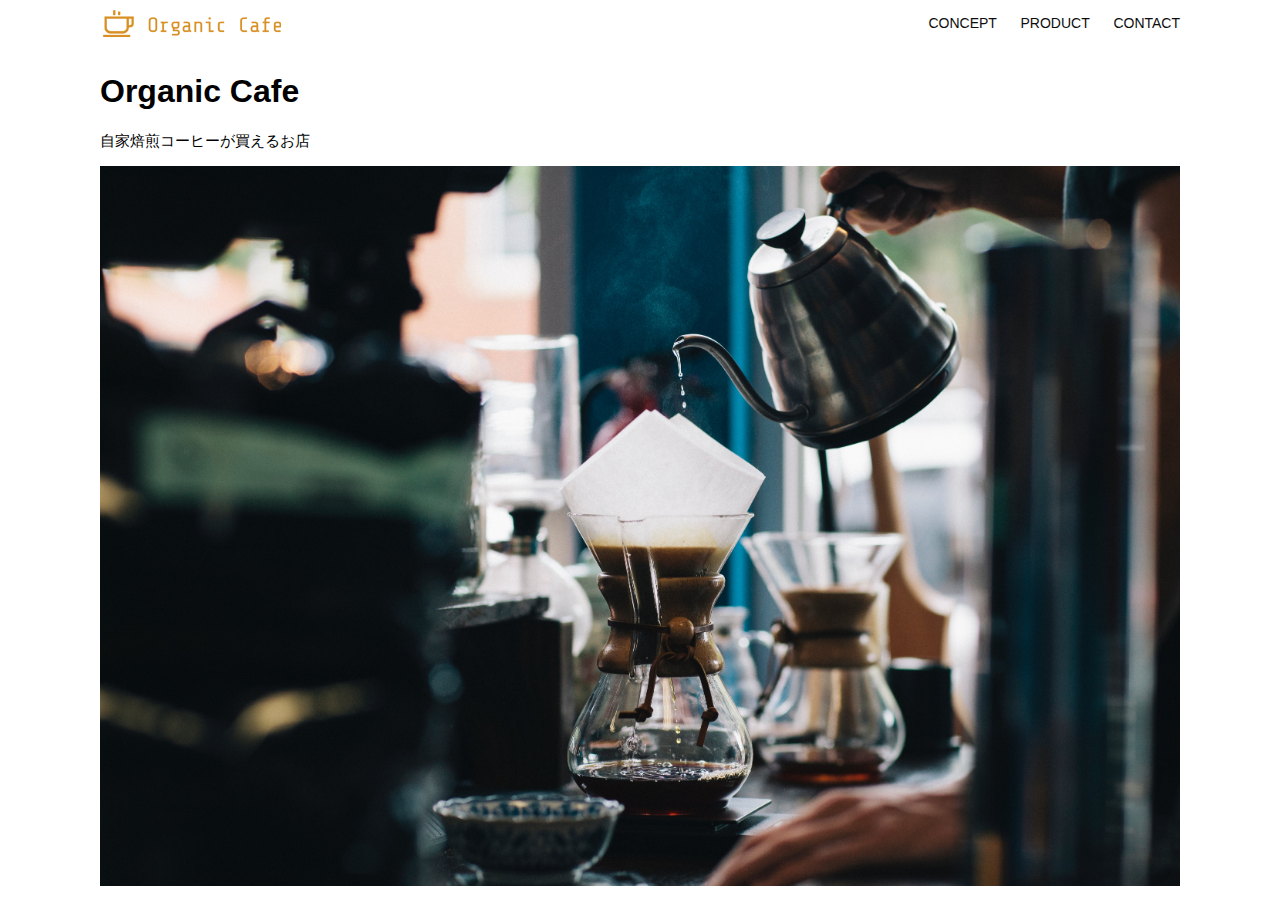
<file: html-css-kadai_013/index.html>
<!DOCTYPE html>
<html>
  <head>
    <title>Organic Cafe</title>
    <meta charset="UTF-8" />
    <meta
      name="description"
      content="自家焙煎のコーヒーがお家で楽しめるOrganic Cafe"
    />
    <meta name="viewport" content="width=device-width, initial-scale=1.0" />
    <link rel="stylesheet" href="style.css" />
  </head>
  <body>
    <!-- ヘッダー -->
    <header>
      <!-- ロゴ -->
      <a href="index.html" id="logo"
        ><img src="images/logo.png" alt="トップページに戻る"
      /></a>

      <!-- PC用ナビゲーション -->
      <nav id="nav-pc">
        <a href="index.html#concept">CONCEPT</a>
        <a href="index.html#product">PRODUCT</a>
        <a href="index.html#contact">CONTACT</a>
      </nav>
       <!-- スマホ用メニューボタン -->
     <img id="menu-sp" src="images/button-menu.png" alt="ナビゲーションを開く" onclick="document.getElementById('nav-sp').style.display = 'block'">
     
     <!-- スマホ用ナビゲーション -->
     <nav id="nav-sp">
       <img id="close" src="images/button-close.png" alt="ナビゲーションを閉じる" onclick="document.getElementById('nav-sp').style.display = 'none'">
       <a id="logo-sp" href="index.html" onclick="document.getElementById('nav-sp').style.display = 'none'"><img
        src="images/logo-sp.png" alt="トップページに戻る"></a>
       <a class="menu" href="index.html#concept" onclick="document.getElementById('nav-sp').style.display = 'none'">CONCEPT</a>
       <a class="menu" href="index.html#product" onclick="document.getElementById('nav-sp').style.display = 'none'">PRODUCT</a>
       <a class="menu" href="index.html#contact" onclick="document.getElementById('nav-sp').style.display = 'none'">CONTACT</a>
    </header>
    <main>
      <article>
        <!-- メインビジュアル -->
        <section id="main-visual">
          <div id="main-message">
            <h1>Organic Cafe</h1>
            <p>自家焙煎コーヒーが買えるお店</p>
          </div>
          <img
            src="images/main-image.jpg"
            alt="コーヒーをハンドドリップで淹れる画像"
          />
        </section>
      </article>
    </main>
  </body>
</html>
</file>
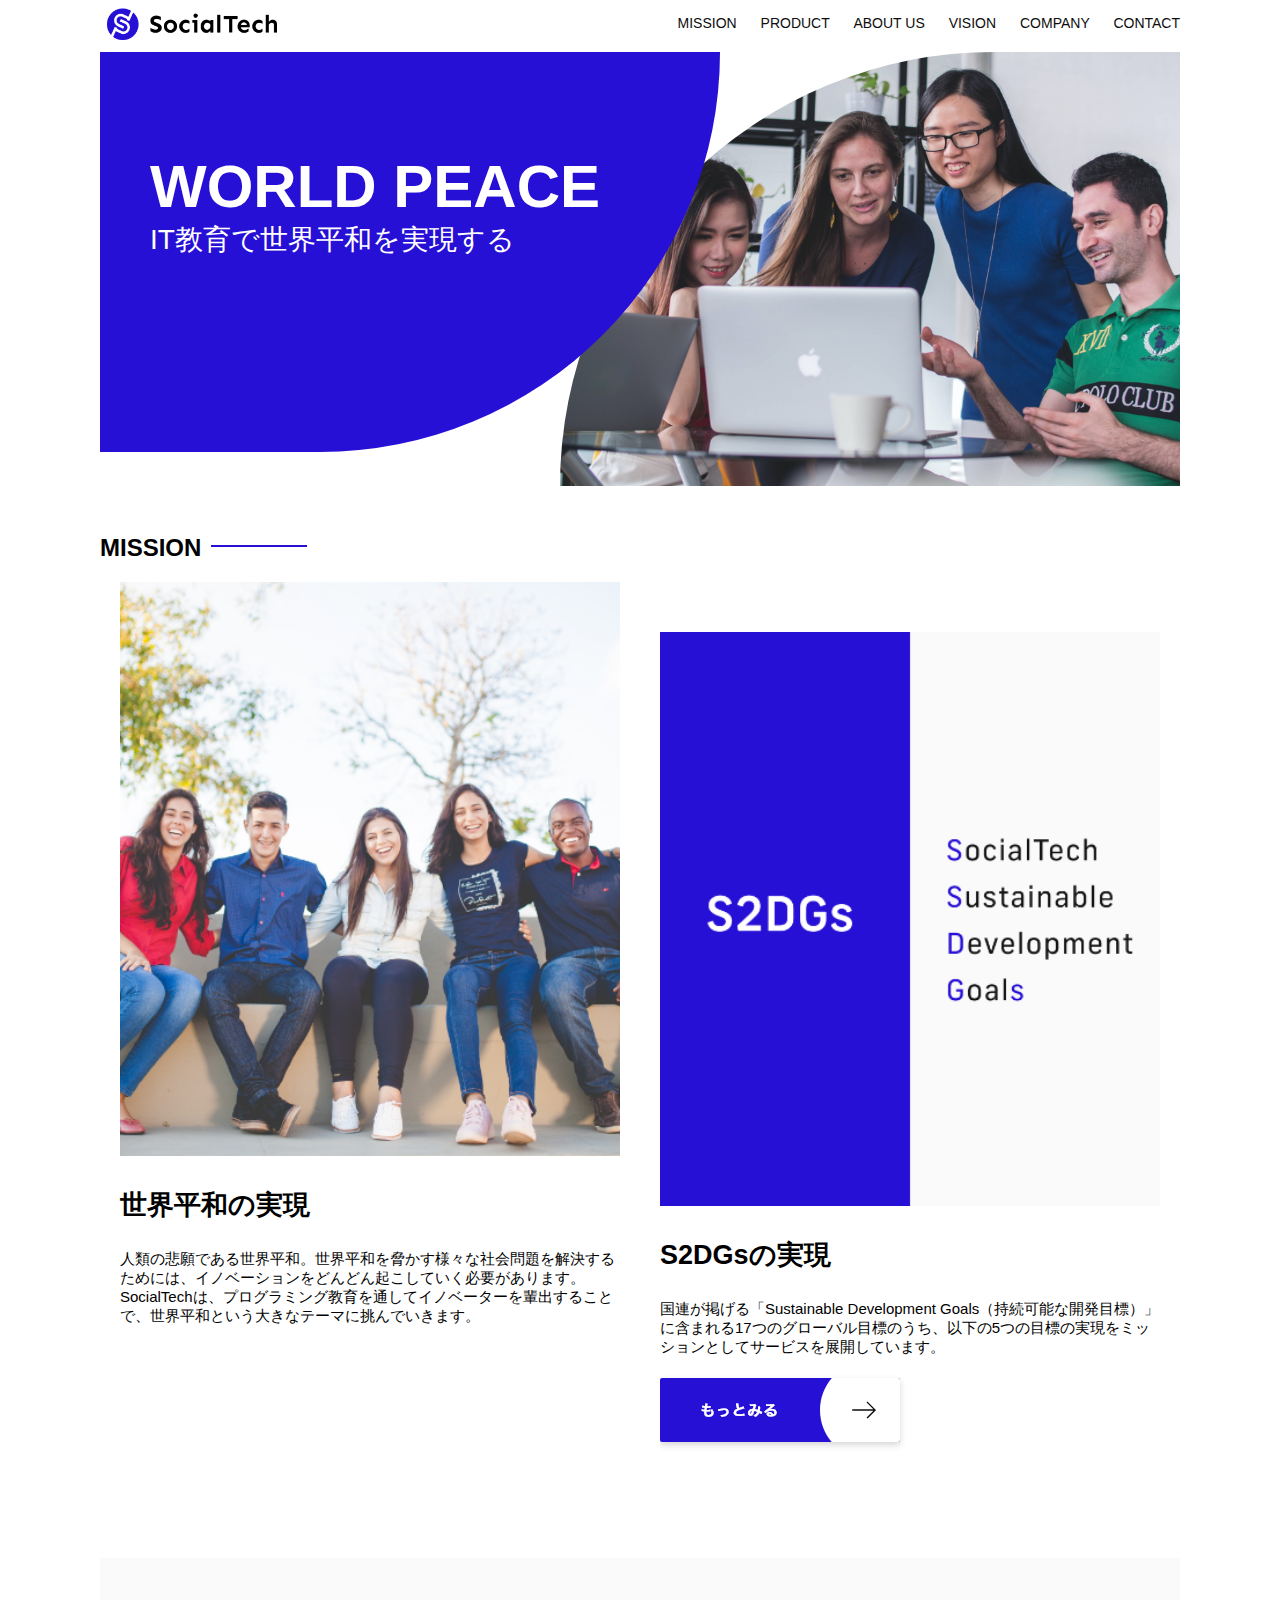
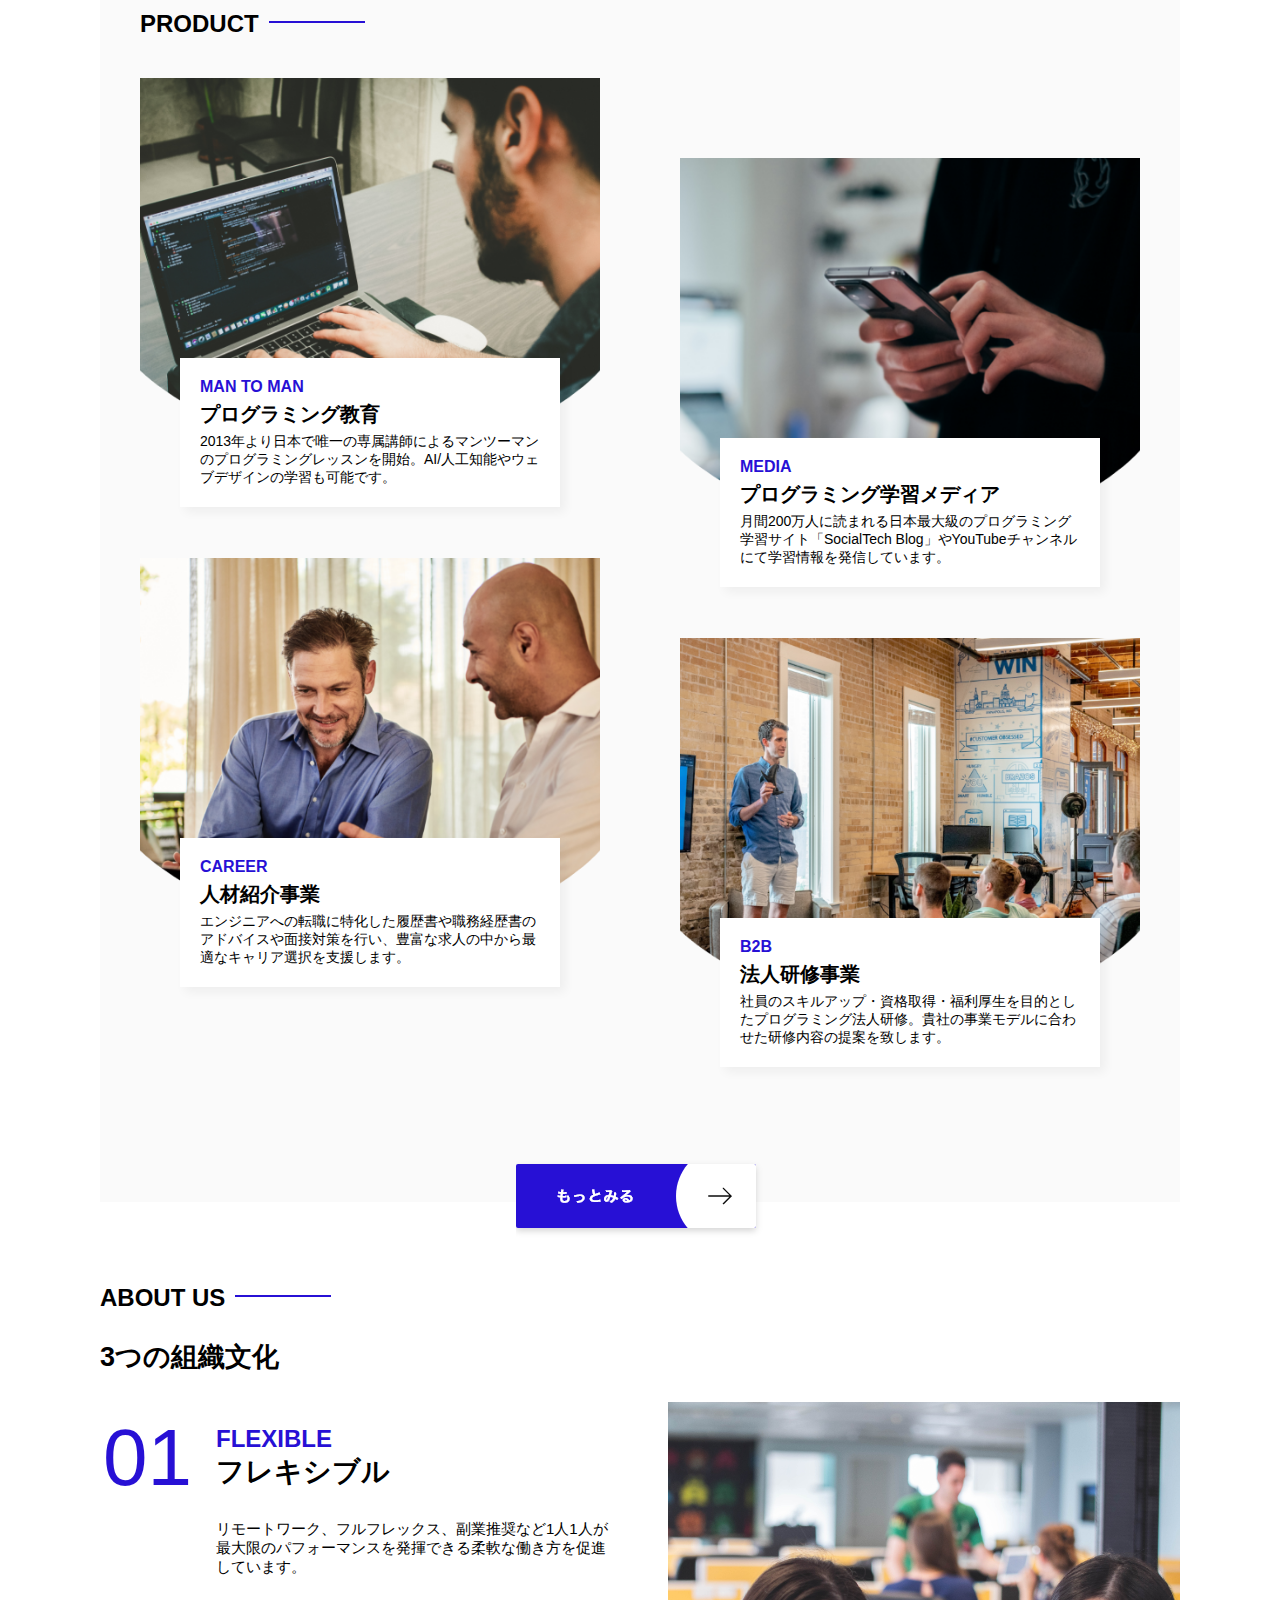
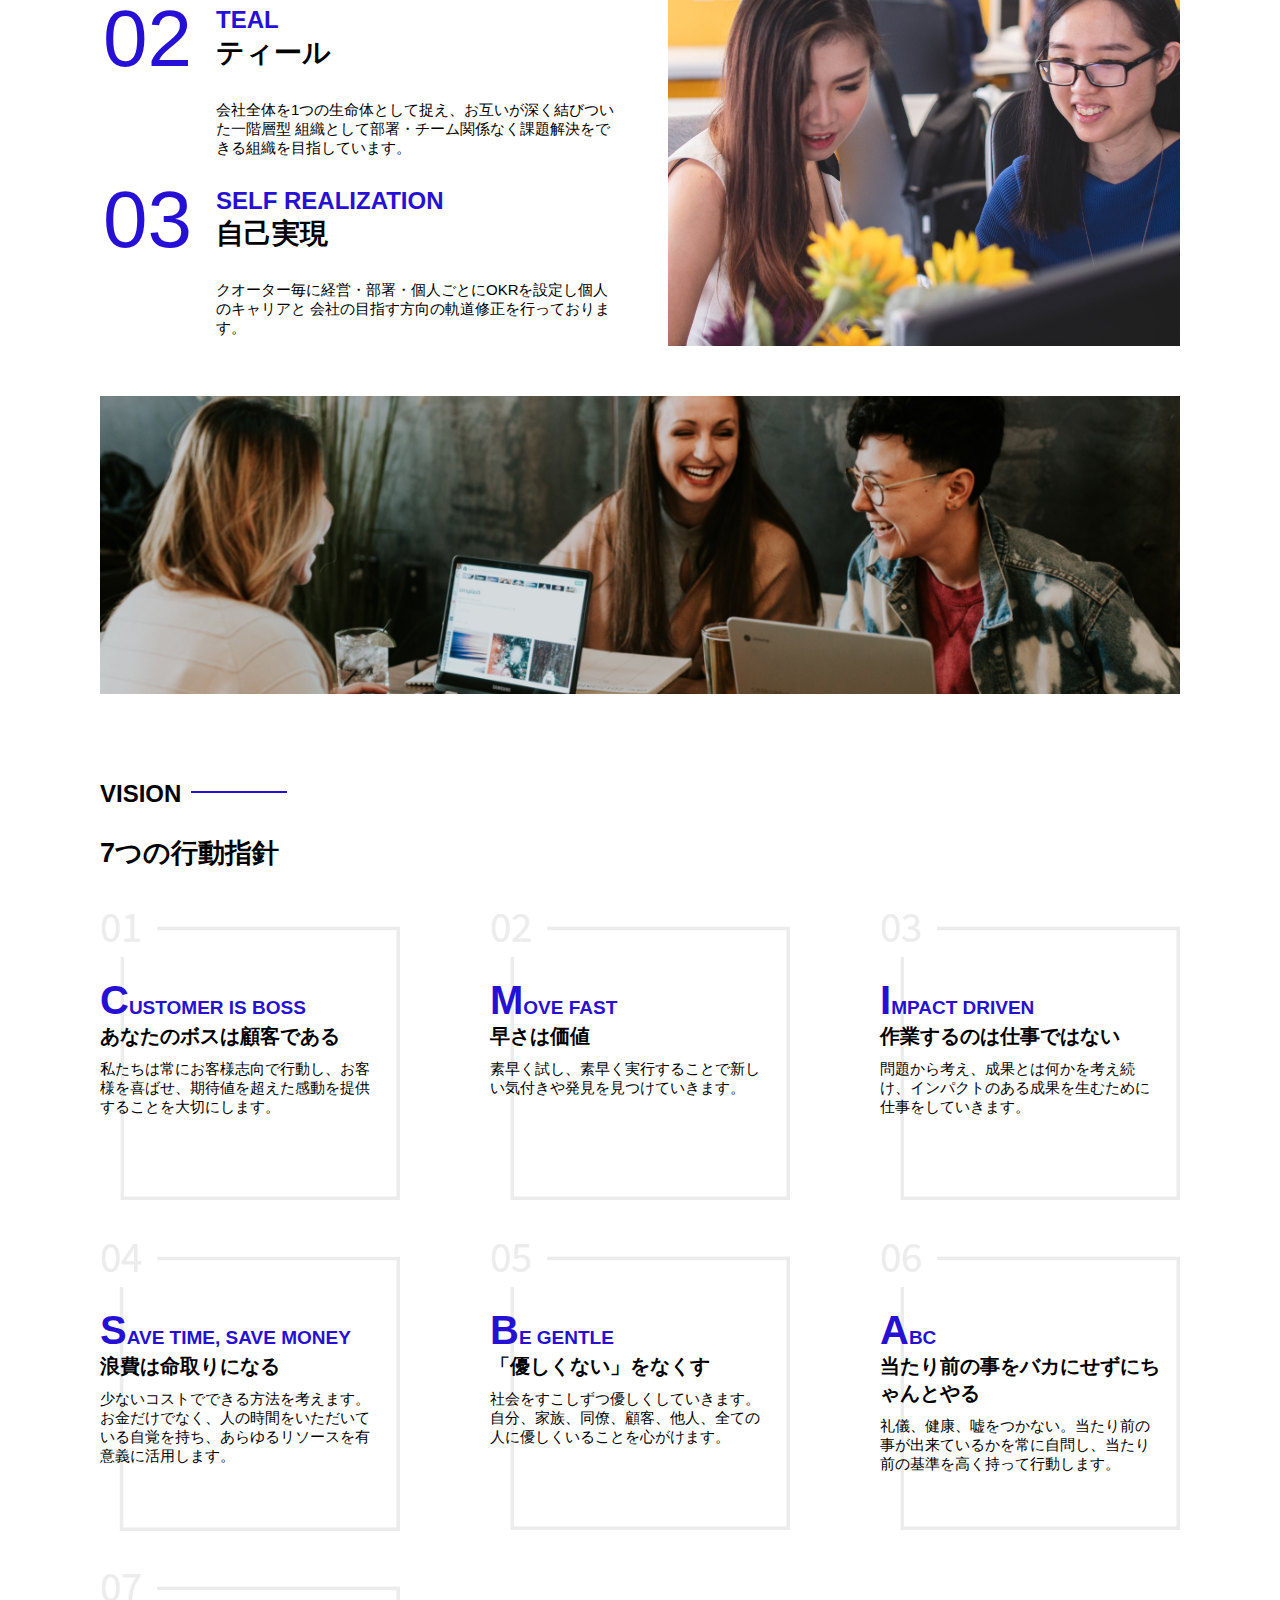
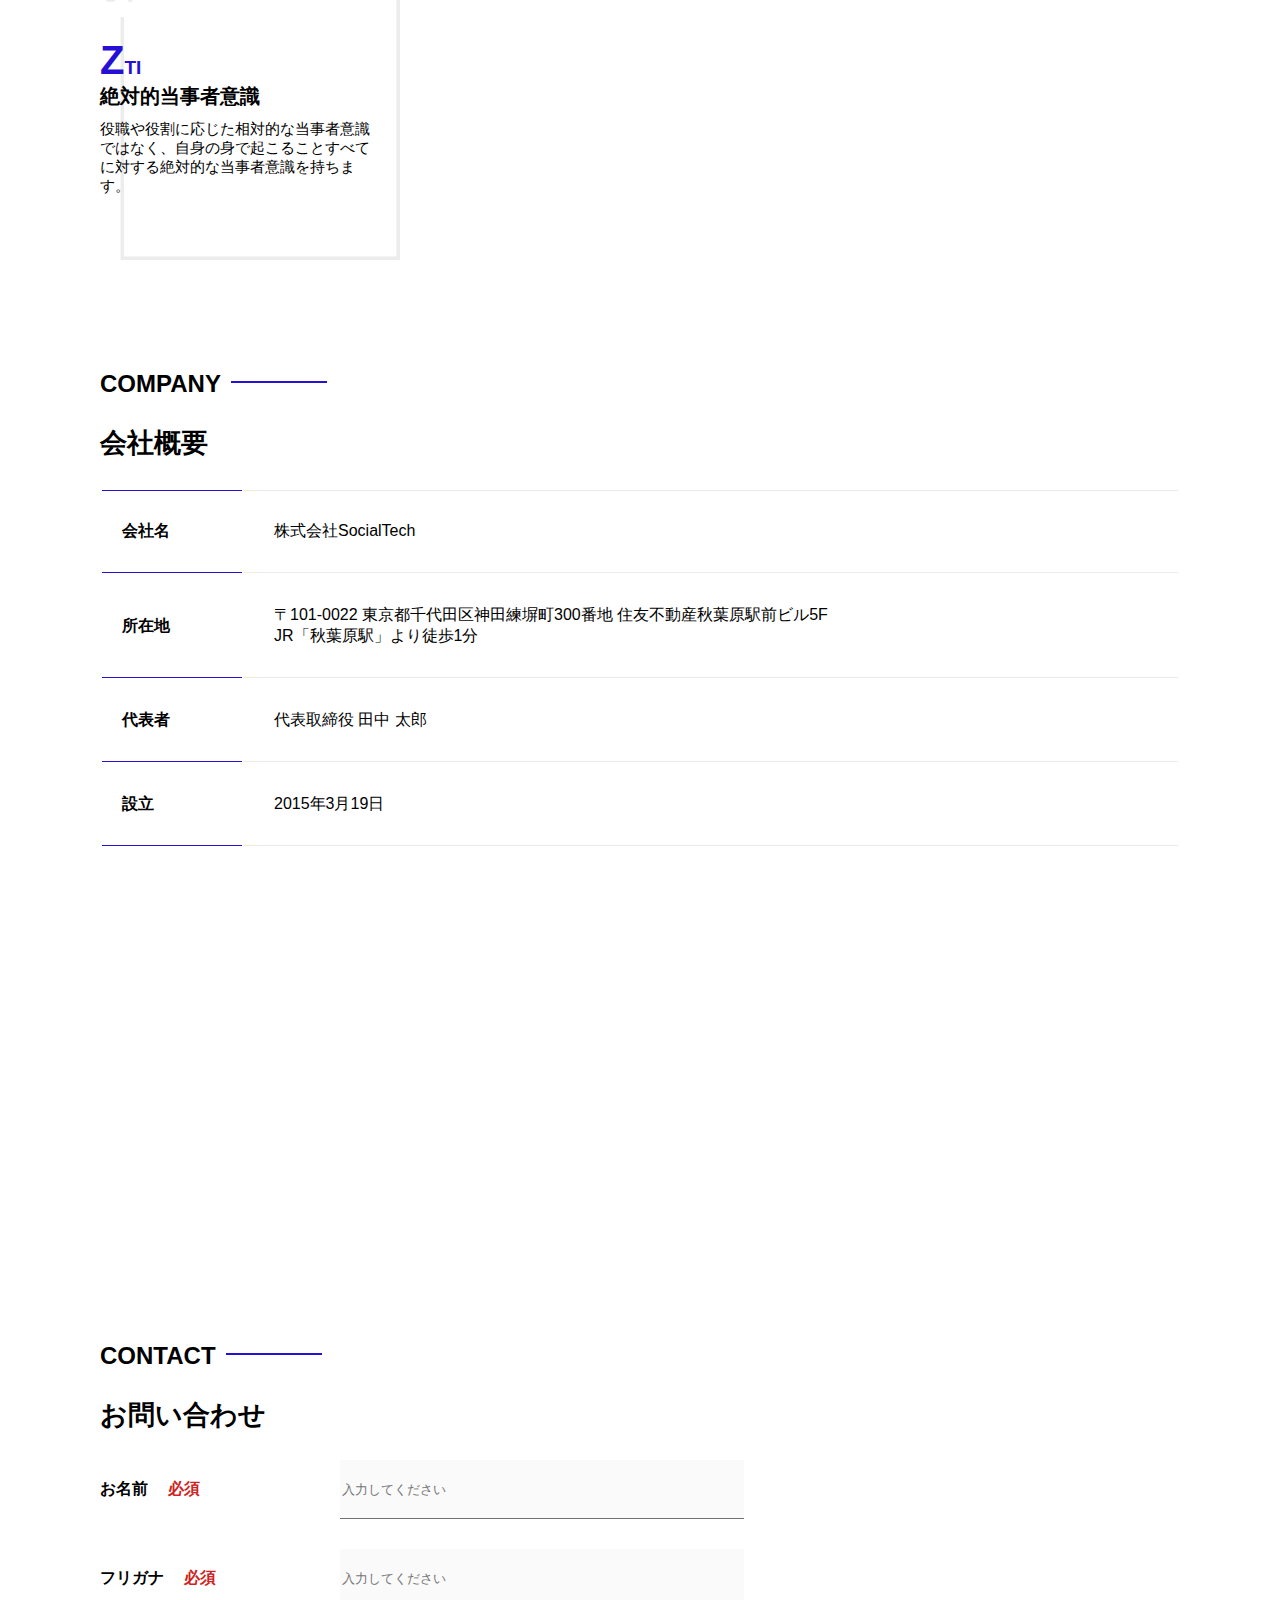
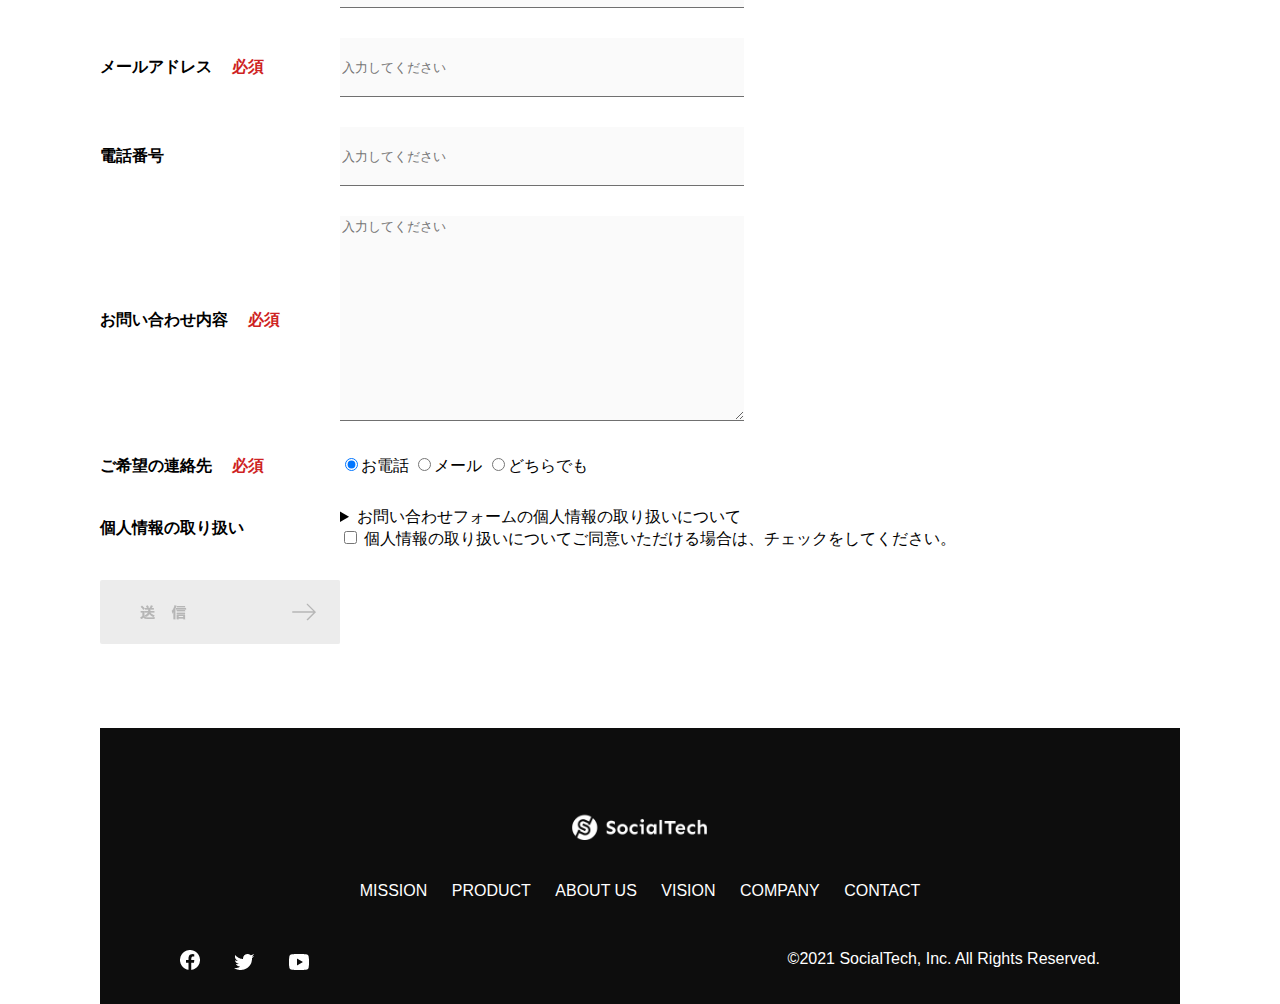
<file: kadai_tutorial_output/teach_CP/teach_HP.html>
<!DOCTYPE html>
<html>
<head>
  <title>SocialTech</title>
  <meta charset="UTF-8">
  <meta name="description" content="SocialTechはEdTech業界のリーディングカンパニーを目指します。">
  <meta name="viewport" content="width=device-width, initial-scale=1.0">
  <link rel="stylesheet" href="style.css">
</head>
<body>
  <!-- ヘッダー -->
  <header>
    <!-- ロゴ -->
    <a href="index.html" id="logo"><img src="images/logo.png" alt="トップページに戻る"></a>

     <!-- PC用ナビゲーション -->
     <nav id="nav-pc">
       <a href="teach_MISHON.html">MISSION</a>
       <a href="teach_PLODACT.html">PRODUCT</a>
       <a href="teach_HP.html">ABOUT US</a>
       <a href="teach_HP.html#vision">VISION</a>
       <a href="teach_HP.html#company">COMPANY</a>
       <a href="teach_HP.html#contact">CONTACT</a>
     </nav>
     <!-- スマホ用メニューボタン -->
     <img id="menu-sp" src="images/button-menu.png" alt="ナビゲーションを開く" onclick="document.getElementById('nav-sp').style.display = 'block'">

     <!-- スマホ用ナビゲーション -->
     <nav id="nav-sp">
       <img id="close" src="images/button-close.png" alt="ナビゲーションを閉じる" onclick="document.getElementById('nav-sp').style.display = 'none'">
       <a id="logo-sp" href="index.html" onclick="document.getElementById('nav-sp').style.display = 'none'"><img
           src="images/logo-sp.png" alt="トップページに戻る"></a>
       <a class="menu" href="mission.html" onclick="document.getElementById('nav-sp').style.display = 'none'">MISSION</a>
       <a class="menu" href="product.html" onclick="document.getElementById('nav-sp').style.display = 'none'">PRODUCT</a>
       <a class="menu" href="index.html#aboutus" onclick="document.getElementById('nav-sp').style.display = 'none'">ABOUT
         US</a>
       <a class="menu" href="index.html#vision"
         onclick="document.getElementById('nav-sp').style.display = 'none'">VISION</a>
       <a class="menu" href="index.html#company"
         onclick="document.getElementById('nav-sp').style.display = 'none'">COMPANY</a>
       <a class="menu" href="index.html#contact"
         onclick="document.getElementById('nav-sp').style.display = 'none'">CONTACT</a>
       <div id="sns">
         <a href="https://www.facebook.com/sejuku2013"><img src="images/button-facebook.png" alt="Facebookのリンク"></a>
         <a href="https://twitter.com/samuraijuku"><img src="images/button-twitter.png" alt="Twitterのリンク"></a>
         <a href="https://www.youtube.com/channel/UCCFOQO5aDK0xXam4cUQXT8g"><img src="images/button-youtube.png" alt="YouTubeのリンク"></a>
       </div>
     </nav>
  </header>
  <main>
    <article>
      <!-- メインビジュアル -->
      <section id="main-visual">
          <div id="main-message">
              <h1>WORLD PEACE</h1>
              <p>IT教育で世界平和を実現する</p>
          </div>
          <img src="images/index/index-main.png" alt="PCの周りに集まる多国籍の仲間たち">
      </section>
      <!--ミッション-->
      <section id="mission">
        <h2 class="index-h2">MISSION</h2>
        <div id="mission-flex">
          <div>
            <img id="mission-photo" src="images/index/index-mission.png" alt="屋外のベンチで写真を撮影する多国籍の仲間たち">
            <h3>世界平和の実現</h3>
           <p>
             人類の悲願である世界平和。世界平和を脅かす様々な社会問題を解決するためには、イノベーションをどんどん起こしていく必要があります。SocialTechは、プログラミング教育を通してイノベーターを輩出することで、世界平和という大きなテーマに挑んでいきます。
           </p>
          </div>
          <div>
             <img id="s2dgs" src="images/index/s2dgs.png" alt="S2DGs">
             <h3>S2DGsの実現</h3>
             <p>国連が掲げる「Sustainable Development Goals（持続可能な開発目標）」に含まれる17つのグローバル目標のうち、以下の5つの目標の実現をミッションとしてサービスを展開しています。</p>
             <a href="mission.html">
               <img src="images/button-more.png" alt="もっとみる">
             </a>
          </div>
        </div>
      </section>
      <!-- プロダクト -->
      <section id="product">
        <h2 class="index-h2">PRODUCT</h2>
        <div>
         <div id="product-left">
           <div>
             <img class="product-photo" src="images/index/index-mantoman.png" alt="PCでコードを書く男性">
             <div class="product-explain">
               <span>MAN TO MAN</span>
               <h3>プログラミング教育</h3>
               <p>2013年より日本で唯一の専属講師によるマンツーマンのプログラミングレッスンを開始。AI/人工知能やウェブデザインの学習も可能です。</p>
             </div>
           </div>
           <div>
             <img class="product-photo" src="images/index/index-career.png" alt="笑顔で話し合う2人の男性">
             <div class="product-explain">
               <span>CAREER</span>
               <h3>人材紹介事業</h3>
               <p>エンジニアへの転職に特化した履歴書や職務経歴書のアドバイスや面接対策を行い、豊富な求人の中から最適なキャリア選択を支援します。</p>
             </div>
           </div>
         </div>
         <div id="product-right">
            <div>
              <img class="product-photo" src="images/index/index-media.png" alt="スマートフォンを操作する人">
              <div class="product-explain">
                <span>MEDIA</span>
                <h3>プログラミング学習メディア</h3>
                <p>月間200万人に読まれる日本最大級のプログラミング学習サイト「SocialTech Blog」やYouTubeチャンネルにて学習情報を発信しています。</p>
              </div>
            </div>
            <div>
              <img class="product-photo" src="images/index/index-b2b.png" alt="講演中の男性とそれを聴く人々">
              <div class="product-explain">
                <span>B2B</span>
                <h3>法人研修事業</h3>
                <p>社員のスキルアップ・資格取得・福利厚生を目的としたプログラミング法人研修。貴社の事業モデルに合わせた研修内容の提案を致します。</p>
              </div>
            </div>
          </div>
        </div>
        <div>
          <a id="product-more" href="product.html">
            <img src="images/button-more.png" alt="もっとみる">
          </a>
        </div>
      </section>
      <!---ABOUT US-->
      <section id="aboutus">
        <h2 class="index-h2">ABOUT US</h2>
        <h3>3つの組織文化</h3>
        <div>
          <table class="culture-table">
            <tr>
              <td>
                <span class="culture-num">01</span>
              </td>
              <td>
                <span class="culture-en">FLEXIBLE</span>
                <span class="culture-jp">フレキシブル</span>
              </td>
            </tr>
            <tr>
              <td>
                <!--空のセル-->
              </td>
              <td>
                <p class="culture-description">
                  リモートワーク、フルフレックス、副業推奨など1人1人が最大限のパフォーマンスを発揮できる柔軟な働き方を促進しています。
                </p>
              </td>
            </tr>
            <tr>
              <td>
                <span class="culture-num">02</span>
              </td>
              <td>
                <span class="culture-en">TEAL</span>
                <span class="culture-jp">ティール</span>
              </td>
            </tr>
            <tr>
              <td>
                <!--空のセル-->
              </td>
              <td>
                <p class="culture-description">
                  会社全体を1つの生命体として捉え、お互いが深く結びついた一階層型
                  組織として部署・チーム関係なく課題解決をできる組織を目指しています。
                </p>
              </td>
            </tr>
            <tr>
              <td>
                <span class="culture-num">03</span>
              </td>
              <td>
                <span class="culture-en">SELF REALIZATION</span>
                <span class="culture-jp">自己実現</span>
              </td>
            </tr>
            <tr>
              <td>
                <!--空のセル-->
              </td>
              <td>
                <p class="culture-description">
                  クオーター毎に経営・部署・個人ごとにOKRを設定し個人のキャリアと
                  会社の目指す方向の軌道修正を行っております。
                </p>
              </td>
            </tr>
          </table>
           <img class="culture-img" src="images/index/index-aboutus1.png" alt="笑顔で話し合う2人の女性">
        </div>
         <img class="culture-img2" src="images/index/index-aboutus2.png" alt="笑顔で話し合う3人の男女">
      </section>
        <!-- VISION -->
      <section id="vision">
        <h2 class="index-h2">VISION</h2>
        <h3>7つの行動指針</h3>
        <div>
          <div class="vision-box">
            <img src="images/index/vision-01.png" alt="01">
            <span>
              <h4>CUSTOMER IS BOSS</h4>
              <h5>あなたのボスは顧客である</h5>
              <p>私たちは常にお客様志向で行動し、お客様を喜ばせ、期待値を超えた感動を提供することを大切にします。</p>
            </span>
          </div>
           <div class="vision-box">
             <img src="images/index/vision-02.png" alt="02">
             <span>
               <h4>MOVE FAST</h4>
               <h5>早さは価値</h5>
               <p>素早く試し、素早く実行することで新しい気付きや発見を見つけていきます。</p>
             </span>
           </div>
           <div class="vision-box">
             <img src="images/index/vision-03.png" alt="03">
             <span>
               <h4>IMPACT DRIVEN</h4>
               <h5>作業するのは仕事ではない</h5>
               <p>問題から考え、成果とは何かを考え続け、インパクトのある成果を生むために仕事をしていきます。</p>
             </span>
           </div>
           <div class="vision-box">
             <img src="images/index/vision-04.png" alt="04">
             <span>
               <h4>SAVE TIME, SAVE MONEY</h4>
               <h5>浪費は命取りになる</h5>
               <p>少ないコストでできる方法を考えます。お金だけでなく、人の時間をいただいている自覚を持ち、あらゆるリソースを有意義に活用します。</p>
             </span>
           </div>
           <div class="vision-box">
             <img src="images/index/vision-05.png" alt="05">
             <span>
               <h4>BE GENTLE</h4>
               <h5>「優しくない」をなくす</h5>
               <p>社会をすこしずつ優しくしていきます。自分、家族、同僚、顧客、他人、全ての人に優しくいることを心がけます。</p>
             </span>
           </div>
           <div class="vision-box">
             <img src="images/index/vision-06.png" alt="06">
             <span>
               <h4>ABC</h4>
               <h5>当たり前の事をバカにせずにちゃんとやる</h5>
               <p>礼儀、健康、嘘をつかない。当たり前の事が出来ているかを常に自問し、当たり前の基準を高く持って行動します。</p>
             </span>
           </div>
           <div class="vision-box">
             <img src="images/index/vision-07.png" alt="07">
             <span>
               <h4>ZTI</h4>
               <h5>絶対的当事者意識</h5>
               <p>役職や役割に応じた相対的な当事者意識ではなく、自身の身で起こることすべてに対する絶対的な当事者意識を持ちます。</p>
             </span>
           </div>
        </div>
      </section>
      <!-- COMPANY -->
      <section id="company">
        <h2 class="index-h2">COMPANY</h2>
        <h3>会社概要</h3>
        <table id="company-table">
          <tr>
            <th class="tableheader-first">会社名</th>
            <td class="cell-first">株式会社SocialTech</td>
          </tr>
          <tr>
            <th class="tableheader">所在地</th>
            <td class="cell">〒101-0022 東京都千代田区神田練塀町300番地 住友不動産秋葉原駅前ビル5F<br>JR「秋葉原駅」より徒歩1分</td>
          </tr>
          <tr>
            <th class="tableheader">代表者</th>
            <td class="cell">代表取締役 田中 太郎</td>
          </tr>
          <tr>
            <th class="tableheader">設立</th>
            <td class="cell">2015年3月19日</td>
          </tr>
        </table>
        <iframe
          src="https://www.google.com/maps/embed?pb=!1m18!1m12!1m3!1d3240.0688551336807!2d139.7720776771055!3d35.69992317258124!2m3!1f0!2f0!3f0!3m2!1i1024!2i768!4f13.1!3m3!1m2!1s0x60188fee13660e23%3A0x77137876edf742ac!2z5L2P5Y-L5LiN5YuV55Sj56eL6JGJ5Y6f6aeF5YmN44OT44Or!5e0!3m2!1sja!2sjp!4v1704858013291!5m2!1sja!2sjp"
          style="border:0;" allowfullscreen="" loading="lazy">
        </iframe>
      </section> 
      <!-- お問い合わせフォーム -->
      <section id="contact">
        <h2 class="index-h2">CONTACT</h2>
        <h3>お問い合わせ</h3>
        <form>
          <div>
            <div class="contact-heading">
              <label class="contact-label">お名前<span class="contact-span">必須</span></label>
            </div>
            <div>
              <input type="text" name="name" placeholder="入力してください" class="contact-textbox">
            </div>
          </div>
          <div>
            <div class="contact-heading">
              <label class="contact-label">フリガナ<span class="contact-span">必須</span></label>
            </div>
            <div>
              <input type="text" name="hurigana" placeholder="入力してください" class="contact-textbox">
            </div>
          </div>
          <div>
            <div class="contact-heading">
              <label class="contact-label">メールアドレス<span class="contact-span">必須</span></label>
            </div>
            <div>
              <input type="text" name="email" placeholder="入力してください" class="contact-textbox">
            </div>
          </div>
          <div>
            <div class="contact-heading">
              <label class="contact-label">電話番号</label>
            </div>
            <div>
              <input type="text" name="tel" placeholder="入力してください" class="contact-textbox">
            </div>
          </div>
          <div>
            <div class="contact-heading">
              <label class="contact-label">お問い合わせ内容<span class="contact-span">必須</span></label>
            </div>
            <div>
              <textarea class="contact-textarea " placeholder="入力してください" name="message"></textarea>
            </div>
          </div>
          <div>
            <div class="contact-heading">
              <label class="contact-label">ご希望の連絡先<span class="contact-span">必須</span></label>
            </div>
            <div>
              <input class="radiobutton" type="radio" value="tel" name="contact" checked><label>お電話</label>
              <input class="radiobutton" type="radio" value="mail" name="contact"><label>メール</label>
              <input class="radiobutton" type="radio" value="both" name="contact"><label>どちらでも</label>
            </div>
          </div>
          <div>
            <div class="contact-heading">
              <label class="contact-label">個人情報の取り扱い</label>
            </div>
            <div>
              <details>
                <summary>お問い合わせフォームの個人情報の取り扱いについて</summary>
                <div>
                  <span>１．組織の名称又は氏名</span><br>
                  株式会社SocialTech<br><br>
                  <span>２．個人情報保護管理者（若しくはその代理人）の氏名又は職名、所属及び連絡先
                    鈴木 一郎 コーポレート部</span><br>
                  メールアドレス：samurai@example.com<br>
                  TEL：03-1234-5678<br>
                  <span>３．個人情報の利用目的</span><br>
                  ・本サービス及び本サービスに関連する情報の提供又はそれらに関する連絡のため<br>
                  ・ユーザーの本人確認のため<br>
                  ・当社サービスのご案内のため<br>
                  ・当社の商品等の広告または宣伝（電子メールによるものを含むものとします。）<br><br>
                  <span>４．個人情報の取り扱い業務の委託</span><br>
                  個人情報の取扱業務の全部または一部を外部に業務委託する場合があります。<br>
                  その際、弊社は、個人情報を適切に保護できる管理体制を敷き実行していることを条件として<br>
                  委託先を厳選したうえで、機密保持契約を委託先と締結し、お客様の個人情報を厳密に管理させます。<br><br>
                  <span>５．個人情報の開示等の請求</span><br>
                  お客様は、弊社に対してご自身の個人情報の開示等（利用目的の通知、開示、内容の訂正・追加・削除、利用の停止または消去、第三者への提供の停止）に関して、当社問合わせ窓口に申し出ることができます。<br>
                  その際、弊社はお客様ご本人を確認させていただいたうえで、合理的な期間内に対応いたします。<br><br>
                  なお、個人情報に関する弊社問合わせ先は、次の通りです。<br><br>
                  株式会社SocialTech　個人情報問合せ窓口<br>
                  〒101-0022 東京都千代田区神田練塀町300番地 住友不動産秋葉原駅前ビル5F<br>
                  メールアドレス：samurai@example.com　TEL：03-1234-5678<br><br>
                  <span>６．個人情報を提供されることの任意性について</span><br><br>
                  お客様がご自身の個人情報を弊社に提供されるか否かは、お客様のご判断によりますが、もしご提供されない場合には、適切なサービスが提供できない場合がありますので予めご了承ください。
                </div>
              </details>
              <input type="checkbox" name="agree">
              <span>個人情報の取り扱いについてご同意いただける場合は、チェックをしてください。</span>
            </div>
          </div>
          <input type="image" src="images/button-submit.png" alt="送信する">
        </form>
      </section>  
    </article>
    <footer>
      <div id="footer-logo">
        <img src="images/logo-sp.png" alt="SocialTech">
      </div>
      <div id="footer-link">
        <a href="mission.html">MISSION</a>
        <a href="product.html">PRODUCT</a>
        <a href="index.html#aboutus">ABOUT US</a>
        <a href="index.html#vision">VISION</a>
        <a href="index.html#company">COMPANY</a>
        <a href="index.html#contact">CONTACT</a>
      </div>
      <div id="sns-footer">
        <a href="https://www.facebook.com/sejuku2013"><img src="images/button-facebook.png" alt="Facebookのリンク"></a>
        <a href="https://twitter.com/samuraijuku"><img src="images/button-twitter.png" alt="Twitterのリンク"></a>
        <a href="https://www.youtube.com/channel/UCCFOQO5aDK0xXam4cUQXT8g"><img src="images/button-youtube.png" alt="YouTubeのリンク"></a>
        <span id="copyright">&copy;2021 SocialTech, Inc. All Rights Reserved. </span>
      </div>
    </footer>
  </main>
</body>
</html>
</file>
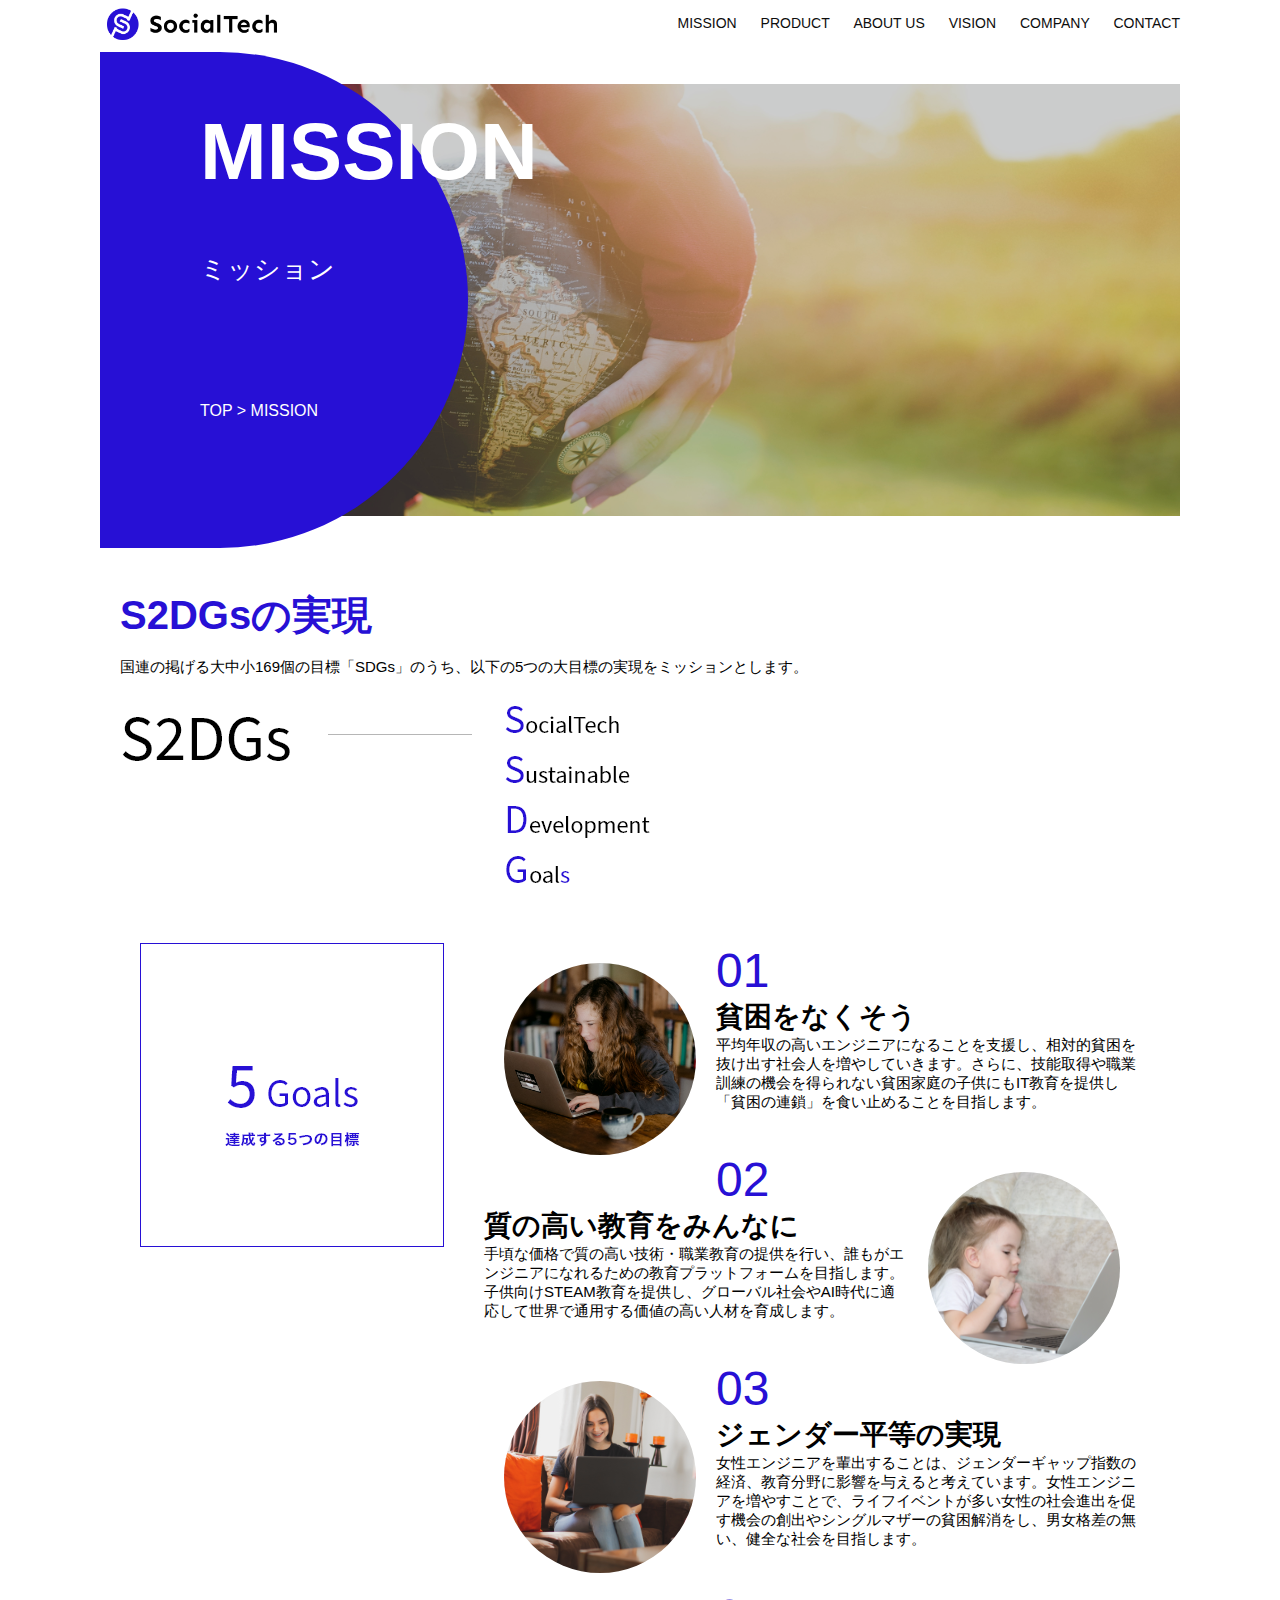
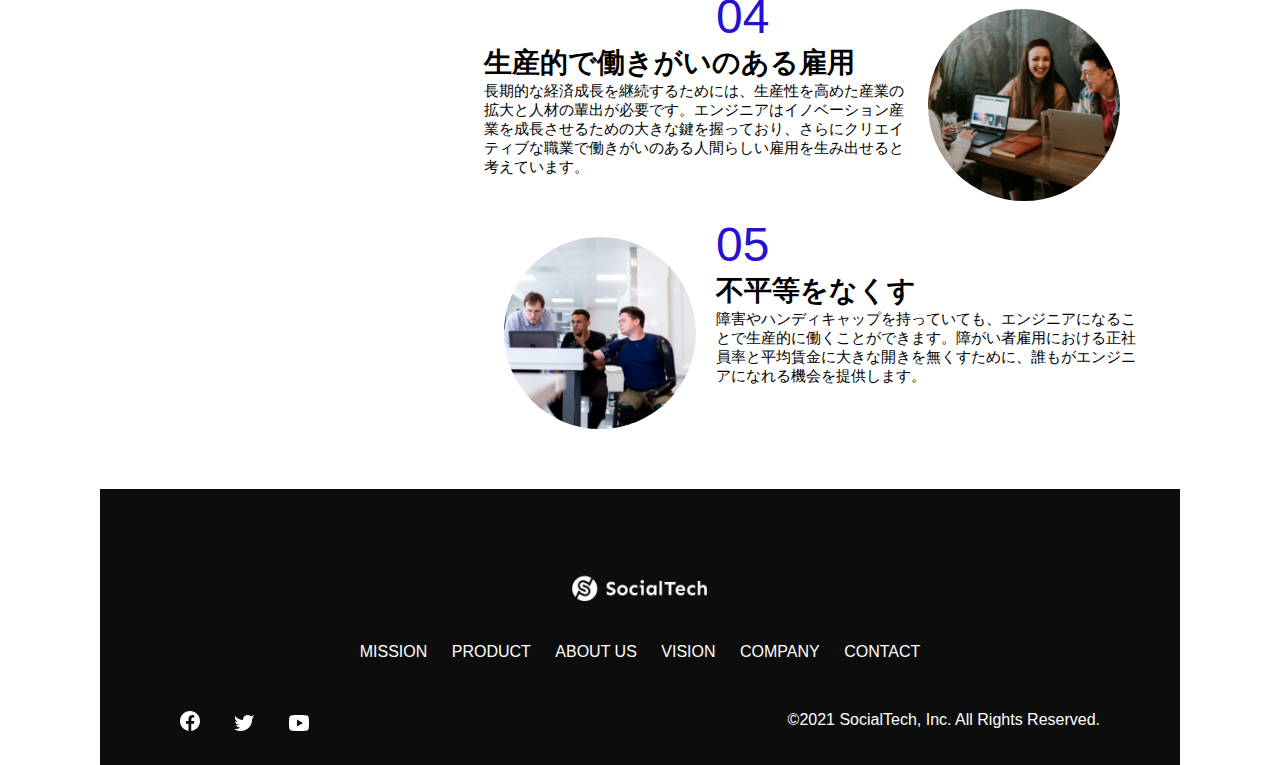
<file: kadai_tutorial_output/teach_CP/teach_MISHON.html>
<!DOCTYPE html>
  <html>
  <head>
    <title>SocialTech - MISSION ミッション -</title>
    <meta charset="UTF-8">
    <meta name="description" content="SocialTechが目指す5つの目標（S2DGs）を紹介します">
    <meta name="viewport" content="width=device-width, initial-scale=1.0">
    <link rel="stylesheet" href="style.css">
  </head>
 
  <body>
    <!-- ヘッダー -->
    <header>
      <!-- ロゴ -->
      <a href="index.html" id="logo"><img src="images/logo.png" alt="トップページに戻る"></a>
  
      <!-- PC用ナビゲーション -->
      <nav id="nav-pc">
        <a href="mission.html">MISSION</a>
        <a href="product.html">PRODUCT</a>
        <a href="index.html#aboutus">ABOUT US</a>
        <a href="index.html#vision">VISION</a>
        <a href="index.html#company">COMPANY</a>
        <a href="index.html#contact">CONTACT</a>
      </nav>
  
      <!-- スマホ用メニューボタン -->
      <img id="menu-sp" src="images/button-menu.png" alt="ナビゲーションを開く" onclick="document.getElementById('nav-sp').style.display = 'block'">
  
      <!-- スマホ用ナビゲーション -->
      <nav id="nav-sp">
        <img id="close" src="images/button-close.png" alt="ナビゲーションを閉じる" onclick="document.getElementById('nav-sp').style.display = 'none'">
        <a id="logo-sp" href="index.html" onclick="document.getElementById('nav-sp').style.display = 'none'"><img
            src="images/logo-sp.png" alt="トップページに戻る"></a>
        <a class="menu" href="mission.html" onclick="document.getElementById('nav-sp').style.display = 'none'">MISSION</a>
        <a class="menu" href="product.html" onclick="document.getElementById('nav-sp').style.display = 'none'">PRODUCT</a>
        <a class="menu" href="index.html#aboutus" onclick="document.getElementById('nav-sp').style.display = 'none'">ABOUT
          US</a>
        <a class="menu" href="index.html#vision"
          onclick="document.getElementById('nav-sp').style.display = 'none'">VISION</a>
        <a class="menu" href="index.html#company"
          onclick="document.getElementById('nav-sp').style.display = 'none'">COMPANY</a>
        <a class="menu" href="index.html#contact"
          onclick="document.getElementById('nav-sp').style.display = 'none'">CONTACT</a>
        <div id="sns">
          <a href="https://www.facebook.com/sejuku2013"><img src="images/button-facebook.png" alt="Facebookのリンク"></a>
          <a href="https://twitter.com/samuraijuku"><img src="images/button-twitter.png" alt="Twitterのリンク"></a>
          <a href="https://www.youtube.com/channel/UCCFOQO5aDK0xXam4cUQXT8g"><img src="images/button-youtube.png" alt="YouTubeのリンク"></a>
        </div>
      </nav>
    </header>
    <main>
      <article>
        <section id="mission-main">
          <div id="mission-title">
            <h1>MISSION</h1>
            <span>ミッション</span>
            <div>TOP > MISSION</div>
          </div>
        </section>
        <section id="mission-s2dgs">
          <h2 class="mission-h2">S2DGsの実現</h2>
          <p>国連の掲げる大中小169個の目標「SDGs」のうち、以下の5つの大目標の実現をミッションとします。</p>
          <img src="images/mission/mission-s2dgs.png" alt="S2DGs">
        </section>
        <section id="mission-5goals">
          <div>
            <img id="s2dgs-image" src="images/mission/mission-5goals.png" alt="5Goals">
          </div>
          <div>
            <div>
              <img class="fivegoals-image-left" src="images/mission/mission-5goals01.png" alt="PCを操作する女の子">
              <span class="fivegoals-number">01</span>
              <h3 class="fivegoals-h3">貧困をなくそう</h3>
              <p class="fivegoals-p">
                平均年収の高いエンジニアになることを支援し、相対的貧困を抜け出す社会人を増やしていきます。さらに、技能取得や職業訓練の機会を得られない貧困家庭の子供にもIT教育を提供し「貧困の連鎖」を食い止めることを目指します。
              </p>
            </div>
    
            <div>
              <img class="fivegoals-image-right" src="images/mission/mission-5goals02.png" alt="PCを見つめる小さい女の子">
              <span class="fivegoals-number">02</span>
              <h3 class="fivegoals-h3">質の高い教育をみんなに</h3>
              <p class="fivegoals-p">
                手頃な価格で質の高い技術・職業教育の提供を行い、誰もがエンジニアになれるための教育プラットフォームを目指します。子供向けSTEAM教育を提供し、グローバル社会やAI時代に適応して世界で通用する価値の高い人材を育成します。
              </p>
            </div>
    
            <div>
              <img class="fivegoals-image-left" src="images/mission/mission-5goals03.png" alt="PCを操作する女性">
              <span class="fivegoals-number">03</span>
              <h3 class="fivegoals-h3">ジェンダー平等の実現</h3>
              <p class="fivegoals-p">
                女性エンジニアを輩出することは、ジェンダーギャップ指数の経済、教育分野に影響を与えると考えています。女性エンジニアを増やすことで、ライフイベントが多い女性の社会進出を促す機会の創出やシングルマザーの貧困解消をし、男女格差の無い、健全な社会を目指します。
              </p>
            </div>
    
            <div>
              <img class="fivegoals-image-right" src="images/mission/mission-5goals04.png" alt="笑顔で話し合う3人の男女">
              <span class="fivegoals-number">04</span>
              <h3 class="fivegoals-h3">生産的で働きがいのある雇用</h3>
              <p class="fivegoals-p">
                長期的な経済成長を継続するためには、生産性を高めた産業の拡大と人材の輩出が必要です。エンジニアはイノベーション産業を成長させるための大きな鍵を握っており、さらにクリエイティブな職業で働きがいのある人間らしい雇用を生み出せると考えています。
              </p>
            </div>
    
            <div>
              <img class="fivegoals-image-left" src="images/mission/mission-5goals05.png" alt="障害を持つ男性が生き生きと働く様子">
              <span class="fivegoals-number">05</span>
              <h3 class="fivegoals-h3">不平等をなくす</h3>
              <p class="fivegoals-p">
                障害やハンディキャップを持っていても、エンジニアになることで生産的に働くことができます。障がい者雇用における正社員率と平均賃金に大きな開きを無くすために、誰もがエンジニアになれる機会を提供します。
              </p>
            </div>
          </div>
        </section>
      </article>
      <footer>
        <div id="footer-logo">
          <img src="images/logo-sp.png" alt="SocialTech">
        </div>
        <div id="footer-link">
          <a href="mission.html">MISSION</a>
          <a href="product.html">PRODUCT</a>
          <a href="index.html#aboutus">ABOUT US</a>
          <a href="index.html#vision">VISION</a>
          <a href="index.html#company">COMPANY</a>
          <a href="index.html#contact">CONTACT</a>
        </div>
        <div id="sns-footer">
          <a href="https://www.facebook.com/sejuku2013"><img src="images/button-facebook.png" alt="Facebookのリンク"></a>
          <a href="https://twitter.com/samuraijuku"><img src="images/button-twitter.png" alt="Twitterのリンク"></a>
          <a href="https://www.youtube.com/channel/UCCFOQO5aDK0xXam4cUQXT8g"><img src="images/button-youtube.png" alt="YouTubeのリンク"></a>
          <span id="copyright">&copy;2021 SocialTech, Inc. All Rights Reserved. </span>
        </div>
      </footer>
    </main>
  </body>
 
  </html>
</file>
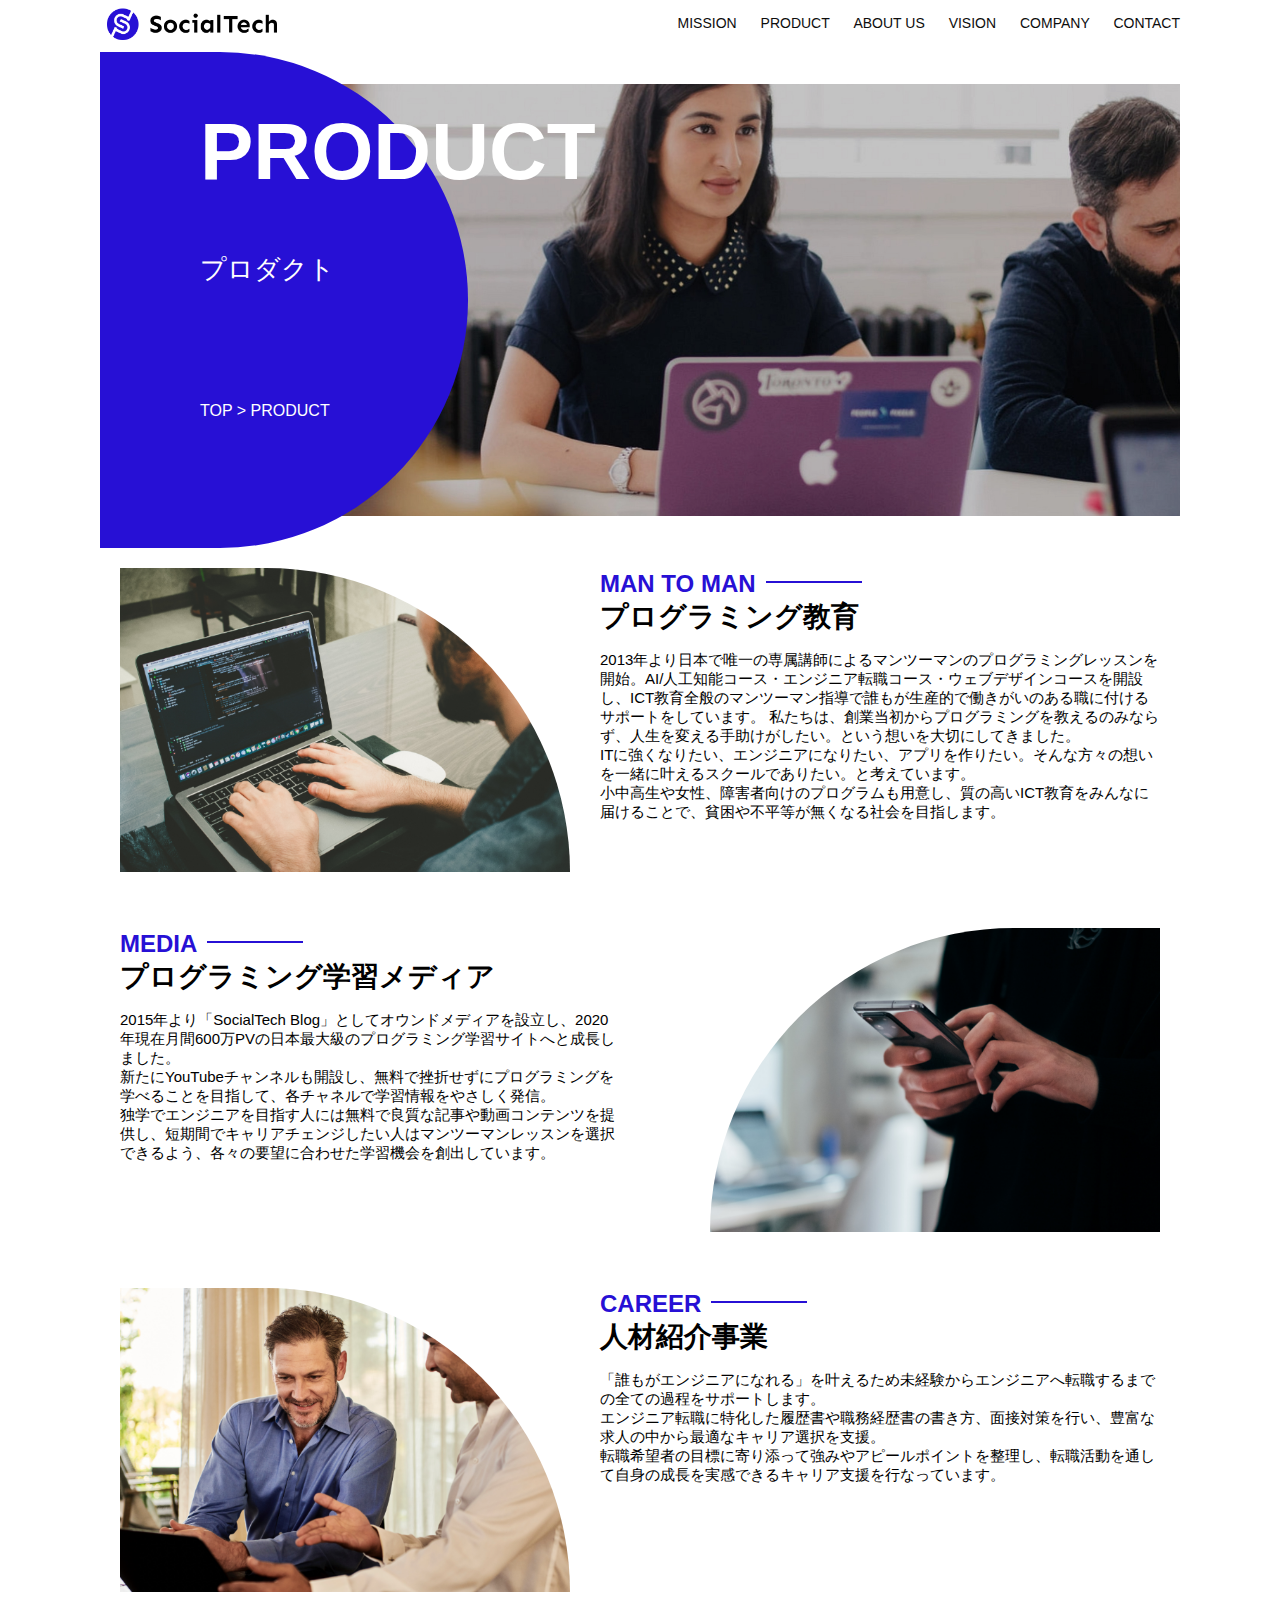
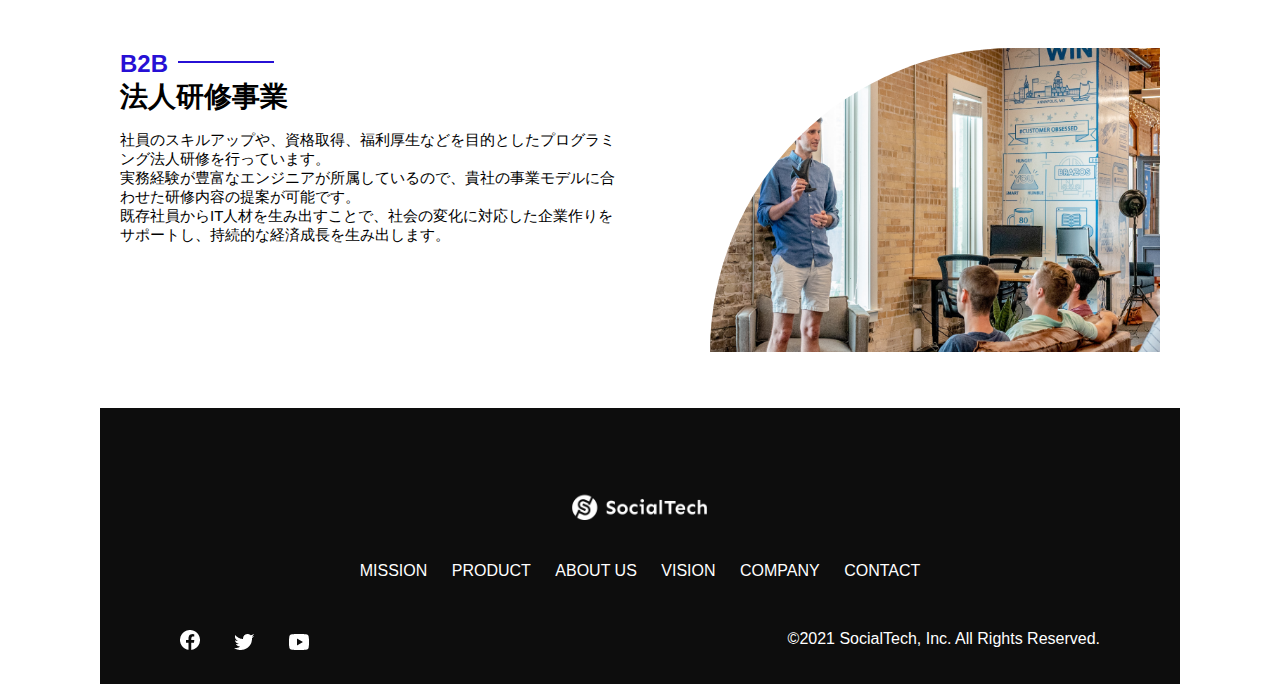
<file: kadai_tutorial_output/teach_CP/teach_PLODACT.html>
<!DOCTYPE html>
<html>
<head>
  <title>SocialTech -PRODUCT プロダクト-</title>
  <meta charset="UTF-8">
  <meta name="description" content="SocialTechの4つのプロダクトを紹介します">
  <meta name="viewport" content="width=device-width, initial-scale=1.0">
  <link rel="stylesheet" href="style.css">
</head>

<body>
  <!-- ヘッダー -->
  <header>
    <!-- ロゴ -->
    <a href="index.html" id="logo"><img src="images/logo.png" alt="トップページに戻る"></a>

    <!-- PC用ナビゲーション -->
    <nav id="nav-pc">
      <a href="mission.html">MISSION</a>
      <a href="product.html">PRODUCT</a>
      <a href="index.html#aboutus">ABOUT US</a>
      <a href="index.html#vision">VISION</a>
      <a href="index.html#company">COMPANY</a>
      <a href="index.html#contact">CONTACT</a>
    </nav>

    <!-- スマホ用メニューボタン -->
    <img id="menu-sp" src="images/button-menu.png" alt="ナビゲーションを開く" onclick="document.getElementById('nav-sp').style.display = 'block'">

    <!-- スマホ用ナビゲーション -->
    <nav id="nav-sp">
      <img id="close" src="images/button-close.png" alt="ナビゲーションを閉じる" onclick="document.getElementById('nav-sp').style.display = 'none'">
      <a id="logo-sp" href="index.html" onclick="document.getElementById('nav-sp').style.display = 'none'"><img
          src="images/logo-sp.png" alt="トップページに戻る"></a>
      <a class="menu" href="mission.html" onclick="document.getElementById('nav-sp').style.display = 'none'">MISSION</a>
      <a class="menu" href="product.html" onclick="document.getElementById('nav-sp').style.display = 'none'">PRODUCT</a>
      <a class="menu" href="index.html#aboutus" onclick="document.getElementById('nav-sp').style.display = 'none'">ABOUT
        US</a>
      <a class="menu" href="index.html#vision"
        onclick="document.getElementById('nav-sp').style.display = 'none'">VISION</a>
      <a class="menu" href="index.html#company"
        onclick="document.getElementById('nav-sp').style.display = 'none'">COMPANY</a>
      <a class="menu" href="index.html#contact"
        onclick="document.getElementById('nav-sp').style.display = 'none'">CONTACT</a>
      <div id="sns">
        <a href="https://www.facebook.com/sejuku2013"><img src="images/button-facebook.png" alt="Facebookのリンク"></a>
        <a href="https://twitter.com/samuraijuku"><img src="images/button-twitter.png" alt="Twitterのリンク"></a>
        <a href="https://www.youtube.com/channel/UCCFOQO5aDK0xXam4cUQXT8g"><img src="images/button-youtube.png" alt="YouTubeのリンク"></a>
      </div>
    </nav>
  </header>
  <main>
    <article>
      <section id="product-main">
        <div id="product-title">
          <h1>PRODUCT</h1>
          <span>プロダクト</span>
          <div>TOP > PRODUCT</div>
        </div>
      </section>
      <section class="product-section1">
        <img src="images/product/product-mantoman.png" alt="PCでコードを書く男性">
        <div>
          <h2 class="product-h2">MAN TO MAN</h2>
          <h3 class="product-h3">プログラミング教育</h3>
          <p>
            2013年より日本で唯一の専属講師によるマンツーマンのプログラミングレッスンを開始。AI/人工知能コース・エンジニア転職コース・ウェブデザインコースを開設し、ICT教育全般のマンツーマン指導で誰もが生産的で働きがいのある職に付けるサポートをしています。
            私たちは、創業当初からプログラミングを教えるのみならず、人生を変える手助けがしたい。という想いを大切にしてきました。<br>ITに強くなりたい、エンジニアになりたい、アプリを作りたい。そんな方々の想いを一緒に叶えるスクールでありたい。と考えています。<br>小中高生や女性、障害者向けのプログラムも用意し、質の高いICT教育をみんなに届けることで、貧困や不平等が無くなる社会を目指します。
          </p>
        </div>
      </section>
      <section class="product-section2">
        <div>
          <h2 class="product-h2">MEDIA</h2>
          <h3 class="product-h3">プログラミング学習メディア</h3>
          <p>2015年より「SocialTech
            Blog」としてオウンドメディアを設立し、2020年現在月間600万PVの日本最大級のプログラミング学習サイトへと成長しました。<br>新たにYouTubeチャンネルも開設し、無料で挫折せずにプログラミングを学べることを目指して、各チャネルで学習情報をやさしく発信。<br>独学でエンジニアを目指す人には無料で良質な記事や動画コンテンツを提供し、短期間でキャリアチェンジしたい人はマンツーマンレッスンを選択できるよう、各々の要望に合わせた学習機会を創出しています。
          </p>
        </div>
        <img src="images/product/product-media.png" alt="スマートフォンを操作する人">
      </section>
      <section class="product-section1">
        <img src="images/product/product-career.png" alt="笑顔で話し合う2人の男性">
        <div>
          <h2 class="product-h2">CAREER</h2>
          <h3 class="product-h3">人材紹介事業</h3>
          <p>
            「誰もがエンジニアになれる」を叶えるため未経験からエンジニアへ転職するまでの全ての過程をサポートします。<br>エンジニア転職に特化した履歴書や職務経歴書の書き方、面接対策を行い、豊富な求人の中から最適なキャリア選択を支援。<br>転職希望者の目標に寄り添って強みやアピールポイントを整理し、転職活動を通して自身の成長を実感できるキャリア支援を行なっています。<br>
          </p>
        </div>
      </section>
      <section class="product-section2">
        <div>
          <h2 class="product-h2">B2B</h2>
          <h3 class="product-h3">法人研修事業</h3>
          <p>
            社員のスキルアップや、資格取得、福利厚生などを目的としたプログラミング法人研修を行っています。<br>実務経験が豊富なエンジニアが所属しているので、貴社の事業モデルに合わせた研修内容の提案が可能です。<br>既存社員からIT人材を生み出すことで、社会の変化に対応した企業作りをサポートし、持続的な経済成長を生み出します。
          </p>
        </div>
        <img src="images/product/product-b2b.png" alt="講演中の男性とそれを聴く人々">
      </section>
    </article>
    <footer>
      <div id="footer-logo">
        <img src="images/logo-sp.png" alt="SocialTech">
      </div>
      <div id="footer-link">
        <a href="mission.html">MISSION</a>
        <a href="product.html">PRODUCT</a>
        <a href="index.html#aboutus">ABOUT US</a>
        <a href="index.html#vision">VISION</a>
        <a href="index.html#company">COMPANY</a>
        <a href="index.html#contact">CONTACT</a>
      </div>
      <div id="sns-footer">
        <a href="https://www.facebook.com/sejuku2013"><img src="images/button-facebook.png" alt="Facebookのリンク"></a>
        <a href="https://twitter.com/samuraijuku"><img src="images/button-twitter.png" alt="Twitterのリンク"></a>
        <a href="https://www.youtube.com/channel/UCCFOQO5aDK0xXam4cUQXT8g"><img src="images/button-youtube.png" alt="YouTubeのリンク"></a>
        <span id="copyright">&copy;2021 SocialTech, Inc. All Rights Reserved. </span>
      </div>
    </footer>
  </main>
</body>

</html>
</file>
<file: html-css-kadai_013/style.css>
/* PC、スマホ共通スタイル */
body {
  font-family: "Source Sans Pro", "Hiragino Kaku Gothic ProN", Meiryo, Arial,
    sans-serif;
}

p {
  font-size: 15px;
}

#main-visual>img {
  width: 100%;
}

/*================
PC用のスタイル 
=================*/
@media screen and (min-width: 768px) {
  /* 横幅設定 */
  body {
    max-width: 1080px;
    min-width: 960px;
    margin: 0 auto 0 auto;
  }

  /* ヘッダー */
  header {
    display: flex;
    justify-content: space-between;
  }

  /* ナビゲーションのレイアウト */
  #nav-pc {
    text-align: right;
    font-size: 14px;
    padding-top: 15px;
  }

  /* ナビゲーションのリンクの装飾設定 */
  #nav-pc>a {
    text-decoration: none;
    margin-left: 20px;
  }

  #nav-pc>a:link {
    color: #0d0d0d;
  }

  #nav-pc>a:visited {
    color: #0d0d0d;
  }

  #nav-pc>a:hover {
    color: #0d0d0d;
    text-decoration: underline;
  }

  #nav-pc>a:active {
    color: #0d0d0d;
  }

  #menu-sp {
    display: none;
  }

  #nav-sp {
    display: none;
  }

}

 /*====================
  スマートフォン用のスタイル
  =====================*/
  @media screen and (max-width: 767px) {
  
    body {
      min-width: 375px;
      margin: 0;
    }
    
    /* PCのナビゲーションを非表示に */
    #nav-pc {
      display: none;
    }

    /* ハンバーガーメニュー */
    #menu-sp {
      float: right;
      padding: 0;
    }

    /* スマホ用ナビゲーション */
    #nav-sp {
      background-color: #ce933e;
      position: absolute;
      left: 0;
      top: 0;
      height: 100%;
      width: 100%;
      display: none;
      z-index: 100;
    }

    /* Xボタン */
    #close {
      position: absolute;
      top: 20px;
      right: 20px;
    }

    /* ナビゲーションメニュー用ロゴ */
    #logo-sp {
      margin: 80px 0 30px 20px;
    }
  
    #nav-sp > a {
      display: block;
    }

    #nav-sp > a:link {
      color: #ffffff;
    }

    #nav-sp > a:visited {
      color: #ffffff;
    }

    #nav-sp > a:hover {
      color: #ffffff;
      text-decoration: underline;
    }

    #nav-sp > a:active {
      color: #ffffff;
    }

    #nav-sp > .menu {
      text-decoration: none;
      display: block;
      margin: 0 20px 0 20px;
      height: 44px;
      font-size: 16px;
      background-image: url("images/arrow.png");
      background-repeat: no-repeat;
      background-position: right top;
    }

 }
</file>
<file: kadai_tutorial_output/teach_CP/style.css>
/* PC、スマホ共通スタイル */
 body {
   font-family: "Source Sans Pro", "Hiragino Kaku Gothic ProN", Meiryo, Arial, sans-serif;
 }
 
 p {
   font-size: 15px;
 }

 /*================
 PC用のスタイル 
=================*/
@media screen and (min-width: 768px) {
/* 横幅設定 */
body {
  max-width: 1080px;
  min-width: 960px;
  margin: 0 auto 0 auto;
}

/* ヘッダー */
header {
  display: flex;
  justify-content: space-between;
}

/* ナビゲーションのレイアウト */
#nav-pc {
  font-size: 14px;
  padding-top: 15px;
}
  
/* ナビゲーションのリンクの装飾設定 */
#nav-pc > a {
  text-decoration: none;
  margin-left: 20px;
}
#nav-pc > a:link {
  color: #0d0d0d;
}
#nav-pc > a:visited {
  color: #0d0d0d;
}
#nav-pc > a:hover {
  color: #0d0d0d;
  text-decoration: underline;
}
#nav-pc > a:active {
  color: #0d0d0d;
}

/* スマホ用ナビを非表示 */
#nav-sp,
#menu-sp {
  display: none;
}

/* メインビジュアル */
#main-visual {
  position: relative;
  height: 400px;
}

#main-message {
  position: absolute;
  top: 0;
  left: 0;
  background-color: #2710d5;
  color: #ffffff;
  border-radius: 0 0 476px 0;
  max-width: 620px;
  height: 100%;
  width: 100%;
  z-index: 11;
}

#main-message > h1 {
  font-size: 60px;
  font-weight: bold;
  margin: 100px 0 0 50px;
}

#main-message > p {
  font-size: 28px;
  margin: 0 0 0 50px;
}

#main-visual > img {
  max-width: 620px;
  border-radius: 476px 0 0 0;
  position: absolute;
  top: 0;
  right: 0;
  z-index: 10;
}

/*見出し*/
h2 {
  margin: 40px 0 0 0;
}

h2::after {
  content: url("images/line.png");
  margin-left: 10px;
}

h3 {
  font-size: 27px;
}

/* ミッション */
#mission {
  margin: 80px auto 80px auto;
  width: 100%;
}

#mission-flex {
  width: 100%;
  display: flex;
}

#mission-flex > div {
   width: 50%;
   margin: 20px;
}
  
#mission-photo {
  width: 100%;
}
  
#s2dgs {
  margin-top: 50px;
  width: 100%;
}

/* プロダクト */
#product {
  background-color: #fafafa;
  margin: 80px 0 80px 0;
  padding: 10px 40px 0px 40px;
}

/* 外枠 */
#product > div {
  margin-top: 40px;
  display: flex;
}

/* 左のカラム */
#product-left {
  width: 50%;
  margin-right: 20px;
}

/* 右のカラム */
#product-right {
  width: 50%;
  margin-left: 20px;
  margin-top: 80px;
}

/* 画像＋説明の枠 */
#product-left > div {
  position: relative;
  height: 480px;
  margin-right: 20px;
}
#product-right > div {
  position: relative;
  height: 480px;
  margin-left: 20px;
}

/* 画像*/
.product-photo {
  width: 100%;
}

/* 説明文の枠 */
.product-explain {
  background-color: #ffffff;
  position: absolute;
  left: 0;
  top: 280px;
  margin: 0 40px 0 40px;
  padding: 20px;
  box-shadow: 5px 5px 10px rgba(0, 0, 0, 0.05);
}
  
/* 説明文の英語 */
.product-explain > span {
  color: #2710d5;
  font-weight: bold;
  font-size: 16px;
  margin: 0;
}
  
/* 説明文の見出し */
.product-explain > h3 {
  font-size: 20px;
  margin: 5px 0 5px 0;
}
  
/* 説明文 */
.product-explain > p {
  font-size: 14px;
  margin: 0;
}
  
/* 「もっとみる」ボタン */
#product-more {
  margin: 0 auto -42px auto;
}

/* ABOUT US */
#aboutus {
  margin: 80px auto 80px auto;
}

/* 3つの組織文化と画像を入れる枠 */
#aboutus > div {
  display: flex;
}

/* 画像 */
.culture-img {
  width: 100%;
  align-self: flex-start;
}

.culture-img2 {
  margin-top: 50px;
  width: 100%;
}

/* 3つの組織文化の表 */
.culture-table {
  margin-right: 50px;
}

/* 番号 */
.culture-num {
  font-size: 80px;
  color: #2710d5;
  margin: 0 20px 0 0;
}
  
/* 組織文化英語 */
.culture-en {
  color: #2710d5;
  font-weight: bold;
  font-size: 24px;
  display: block;
}
  
/* 組織文化日本語 */
.culture-jp {
  font-size: 28px;
  font-weight: bold;
}
  
/* 説明文 */
.culture-description {
  margin: 0;
}

/* ビジョン */
#vision {
  margin: 80px auto 80px auto;
}

/* セクション内の外枠 */
#vision > div {
  width: 100%;
  display: flex;
  justify-content: space-between;
  flex-wrap: wrap;
}

/* 7つの行動指針の枠 */
.vision-box {
  width: 300px;
  height: 300px;
  margin-bottom: 30px;
  position: relative;
}

.vision-box > img {
  width: 100%;
  height: auto;
  position: absolute;
  top: 0;
  left: 0;
  z-index: 30;
}
  
.vision-box > span {
  position: absolute;
  top: 0;
  left: 0;
  z-index: 31;
  margin-right: 20px;
}
  
.vision-box > span > h4 {
  color: #2710d5;
  font-size: 19px;
  margin: 80px 0 0 0;
}
  
.vision-box > span > h4::first-letter {
  font-size: 40px;
}
  
.vision-box > span > h5 {
  font-size: 20px;
  margin: 0 0 0 0;
}
  
.vision-box > span > p {
  margin: 10px 0 0 0;
}

/* 会社概要 */
#company {
  margin: 80px auto 80px auto;
}

#company-table {
  width: 100%;
}

.tableheader {
  text-align: left;
  padding: 20px;
  border-bottom-color: #2710d5;
  border-bottom-width: 1px;
  border-bottom-style: solid;
  width: 100px;
}

.tableheader-first {
  text-align: left;
  padding: 20px;
  border-bottom-color: #2710d5;
  border-bottom-width: 1px;
  border-bottom-style: solid;
  border-top-color: #2710d5;
  border-top-width: 1px;
  border-top-style: solid;
  width: 100px;
}

.cell {
  padding: 30px;
  border-bottom-color: #ececec;
  border-bottom-width: 1px;
  border-bottom-style: solid;
}

.cell-first {
  padding: 30px;
  border-bottom-color: #ececec;
  border-bottom-width: 1px;
  border-bottom-style: solid;
  border-top-color: #ececec;
  border-top-width: 1px;
  border-top-style: solid;
}

#company > iframe {
  width: 100%;
  height: 368px;
  margin-top: 40px;
}

/* お問い合わせ */
#contact {
  margin: 80px auto 80px auto;
}

/* 外枠 */
#contact > form > div {
  display: flex;
  flex-direction: row;
  flex-wrap: wrap;
  padding-bottom: 30px;
}

/* 左列の見出し */
.contact-heading {
  width: 240px;
  align-self: center;
}
/* 見出しのラベル */
.contact-label {
  font-weight: bold;
}
/* 必須 */
.contact-span {
  color: #ce2222;
  margin: 0 0 0 20px;
  font-weight: bold;
}

/* テキストボックス */
.contact-textbox {
  border-top: 0;
  border-left: 0;
  border-right: 0;
  border-bottom-width: 1px;
  border-bottom-color: #707070;
  border-bottom-style: solid;
  background-color: #fafafa;
  width: 400px;
  height: 56px;
}
/* お問い合わせ内容のテキストエリア */
.contact-textarea {
  border-top: 0;
  border-left: 0;
  border-right: 0;
  border-bottom-width: 1px;
  border-bottom-color: #707070;
  border-bottom-style: solid;
  background-color: #fafafa;
  width: 400px;
  height: 200px;
}

/* 個人情報の取り扱い */
details {
  width: 700px;
}
details > div {
  background-color: #fafafa;
  padding: 20px;
} 
details > div > span {
  font-weight: bold;
}

/* フッター */
footer {
  background-color: #0d0d0d;
  text-align: center;
  padding: 80px 80px 30px 80px;
}

#footer-logo {
  margin-bottom: 30px;
}

#footer-link {
  margin-bottom: 50px;
}
#footer-link > a {
  text-decoration: none;
  margin: 10px;
}
#footer-link > a:link {
  color: #ffffff;
}
#footer-link > a:visited {
  color: #ffffff;
}
#footer-link > a:hover {
  color: #ffffff;
  text-decoration: underline;
}
#footer-link > a:active {
  color: #ffffff;
}

#sns-footer {
  text-align: left;
  width: 100%;
}
 
#sns-footer > a {
  margin-right: 30px;
}
  
#copyright {
  color: #ffffff;
  float: right;
}

/* mission.html用スタイル */
 /* ミッションのメインビジュアル */
 #mission-main {
   height: 496px;
   width: 100%;
   background-image: url("images/mission/mission-main.png");
   background-repeat: no-repeat;
   background-position-y: center;
 }
 
 #mission-title {
   background-color: #2710d5;
   width: 368px;
   color: #ffffff;
   height: 496px;
   border-radius: 0 248px 248px 0;
   position: relative;
 }
 
 #mission-title > h1 {
   position: absolute;
   top: 0;
   left: 100px;
   font-size: 80px;
 }
 
 #mission-title > span {
   position: absolute;
   top: 200px;
   left: 100px;
   font-size: 26px;
 }
 
 #mission-title > div {
   position: absolute;
   top: 350px;
   left: 100px;
   font-size: 16px;
 }

 #mission-s2dgs {
  width: 100%;
  margin: 20px;
}

.mission-h2 {
  color: #2710d5;
  font-size: 40px;
}

.mission-h2::after {
  content: none;
}

#mission-5goals {
  margin: 20px;
  display: flex;
}

#mission-5goals > div {
  flex-grow: 1;
  padding: 20px;
}

#mission-5goals > div > div {
  margin-bottom: 40px;
}

.fivegoals-image-right {
  float: right;
  margin: 20px;
}

.fivegoals-image-left {
  float: left;
  margin: 20px;
}

.fivegoals-number {
  color: #2710d5;
  font-size: 48px;
  margin: 0;
}

.fivegoals-h3 {
  font-size: 28px;
  margin: 0;
}

.fivegoals-p {
  margin: 0;
}

 /* プロダクトページ */
 #product-main {
  height: 496px;
  width: 100%;
  background-image: url("images/product/product-main.png");
  background-repeat: no-repeat;
  background-position-y: center;
}

#product-title {
  background-color: #2710d5;
  width: 368px;
  color: #ffffff;
  height: 496px;
  border-radius: 0 248px 248px 0;
  position: relative;
}
#product-title > h1 {
  position: absolute;
  top: 0;
  left: 100px;
  font-size: 80px;
}

#product-title > span {
  position: absolute;
  top: 200px;
  left: 100px;
  font-size: 26px;
}

#product-title > div {
  position: absolute;
  top: 350px;
  left: 100px;
  font-size: 16px;
}

/* セクション1 */
.product-section1 {
  position: relative;
  margin: 20px;
  height: 340px;
}

.product-section1 > img {
  position: absolute;
  top: 0;
  left: 0;
  width: 450px;
  margin: 0 40px 30px 0;
  border-radius: 0 432px 0 0;
}

.product-section1 > div {
  position: absolute;
  top: 0;
  left: 480px;
}

/* セクション2 */
.product-section2 {
  position: relative;
  margin: 20px;
  height: 340px;
}

.product-section2 > img {
  position: absolute;
  top: 0;
  right: 0;
  width: 450px;
  margin: 0 0 30px 40px;
  border-radius: 432px 0 0 0;
}

.product-section2 > div {
  width: 500px;
  position: absolute;
  top: 0;
  left: 0;
}

.product-h2 {
  color: #2710d5;
  font-size: 24px;
  margin: 0;
}

.product-h3 {
  font-size: 28px;
  margin: 0;
}



}

/*====================
スマートフォン用のスタイル
=====================*/
  @media screen and (max-width: 767px) {

    body {
      min-width: 375px;
      margin: 0;
    }
  
    /* PC用ナビゲーション非表示 */
    #nav-pc {
      display: none;
    }
  
    /* ハンバーガーメニュー */
    #menu-sp {
      float: right;
      padding: 0;
    }
  
    /* スマホ用ナビゲーションの表示切替 */
    /* 初期状態、レイアウトと非表示設定 */
    #nav-sp {
      background-color: #2710d5;
      position: absolute;
      left: 0;
      top: 0;
      height: 100%;
      width: 100%;
      display: none;
      z-index: 100;
    }
  
    /* ×ボタン */
    #close {
      position: absolute;
      top: 20px;
      right: 20px;
    }
  
    /* ナビゲーションメニュー用ロゴ */
    #logo-sp {
      margin: 80px 0 30px 20px;
    }
  
    /* ナビゲーションのリンクの装飾設定 */
    #nav-sp > a {
      display: block;
    }
  
    #nav-sp > a:link {
      color: #ffffff;
    }
    #nav-sp > a:visited {
      color: #ffffff;
    }
    #nav-sp > a:hover {
      color: #ffffff;
      text-decoration: underline;
    }
    #nav-sp > a:active {
      color: #ffffff;
    }
    #nav-sp > .menu {
      text-decoration: none;
      display: block;
      margin: 0 20px 0 20px;
      height: 44px;
      font-size: 16px;
      background-image: url("images/arrow.png");
      background-repeat: no-repeat;
      background-position: right top;
    }
    #sns {
      position: absolute;
      bottom: 20px;
      left: 20px;
    }
    #sns > a {
      margin-right: 30px;
    }

    /* メインビジュアル */
  #main-visual {
    position: relative;
    height: 470px;
    width: 100%;
    overflow: hidden;
  }
  #main-visual > div {
    position: absolute;
    top: 0;
    left: 0;
    background-color: #2710d5;
    color: white;
    border-radius: 0 0 476px 0;
    text-align: center;
    height: 280px;
    width: 100%;
    z-index: 11;
  }
  #main-visual > div > h1 {
    font-size: 28px;
    margin: 90px 0 0 0;
  }

  #main-visual > div > p {
    margin: 0;
  }

  #main-visual > img {
    width: 100%;
    border-radius: 476px 0 0 0;
    z-index: 10;
    position: absolute;
    bottom: 0;
    right: 0;
  }

  /* 見出し */
  h2::after {
    content: url("images/line.png");
    margin-left: 10px;
  }

  h3 {
    font-size: 24px;
    margin: 10px 0 0 0;
  }

  /* ミッション */
  #mission {
    margin: 20px;
  }
 
  #mission-photo {
    width: 100%;
  }
 
  #s2dgs {
    width: 100%;
  }

/* プロダクト */
#product {
  background-color: #fafafa;
  margin: 80px auto 0px auto;
  max-width: 980px;
  padding-top: 10px;
}

#product h2 {
    margin-left: 20px;
}
/* 外枠 */
/* 左右のカラム　スマホでは縦並び */
#product-left,
#product-right {
  margin-right: 20px;
  margin-left: 20px;
}

/* 画像＋説明の枠 */
#product-left > div,
#product-right > div {
  position: relative;
  height: 540px;
}

/* 説明文の枠 */
.product-explain {
  background-color: #ffffff;
  position: absolute;
  left: 0;
  bottom: 50px;
  padding: 20px;
  box-shadow: 5px 5px 10px rgba(0, 0, 0, 0.05);
}

.product-explain > span {
  color: #2710d5;
  font-weight: bold;
  font-size: 16px;
  margin: 0px;
}

.product-explain > h3 {
  margin: 10px 0 10px 0;
}

/* 画像 */
.product-photo {
  width: 100%;
}

#product-more > img {
  margin: 0 0 -42px 20px;
}

/* ABOUT US */
#aboutus {
  margin: 80px 20px 80px 20px;
}

#aboutus > div {
  display: flex;
  flex-direction: column;
}

.culture-table {
  width: 100%;
  padding-right: 20px;
  order: 2;
}
.culture-img {
  width: 100%;
  order: 1;
}

.culture-img2 {
  width: 100%;
}

.culture-num {
  font-size: 80px;
  color: #2710d5;
}

.culture-en {
  color: #2710d5;
  font-weight: bold;
  font-size: 24px;
  display: block;
}

.culture-jp {
  display: block;
}

.culture-description {
  margin: 0;
}

/* ビジョン */
#vision {
  margin: 80px 20px 80px 20px;
}

.vision-box {
  width: 300px;
  height: 300px;
  margin-bottom: 30px;
  position: relative;
}

.vision-box > img {
  width: 100%;
  height: auto;
  position: absolute;
  top: 0;
  left: 0;
  z-index: 30;
}

.vision-box > span {
  position: absolute;
  top: 0;
  left: 0;
  z-index: 31;
  margin-right: 20px;
}

.vision-box > span > h4 {
  color: #2710d5;
  font-size: 19px;
  margin: 60px 0 0 0;
}

.vision-box > span > h5 {
  font-size: 20px;
  margin: 0 0 0 0;
}
.vision-box > span > p {
  margin: 10px 0 0 0;
}

/* 会社概要 */
#company {
  margin: 0 20px 0 20px;
}

#company > h3 {
  margin-bottom: 20px;
}

#company > table {
  width: 100%;
}

.tableheader-first {
  text-align: left;
  padding: 20px;
  border-bottom-color: #2710d5;
  border-bottom-width: 1px;
  border-bottom-style: solid;
  border-top-color: #2710d5;
  border-top-width: 1px;
  border-top-style: solid;
  width: 50px;
}
.tableheader {
  text-align: left;
  padding: 20px;
  border-bottom-color: #2710d5;
  border-bottom-width: 1px;
  border-bottom-style: solid;
  width: 50px;
}

.cell {
  padding: 20px;
  border-bottom-color: #ececec;
  border-bottom-width: 1px;
  border-bottom-style: solid;
}
.cell-first {
  padding: 20px;
  border-bottom-color: #ececec;
  border-bottom-width: 1px;
  border-bottom-style: solid;
  border-top-color: #ececec;
  border-top-width: 1px;
  border-top-style: solid;
}

#company > iframe {
  width: 100%;
  height: 240px;
  margin: 40px 0 0 0;
}

/* お問い合わせ */
#contact {
  margin: 80px 20px 80px 20px;
}

#contact > h3 {
  margin-bottom: 20px;
}

#contact > form > div {
  margin-bottom: 20px;
}

.contact-heading {
  margin-bottom: 20px;
}

/* ラベル */
.contact-label {
  font-weight: bold;
}

/* 必須 */
.contact-span {
  color: #ce2222;
  margin: 0 0 0 20px;
  font-weight: bold;
}

.contact-textbox {
  height: 56px;
  border-top: 0;
  border-left: 0;
  border-right: 0;
  background-color: #fafafa;
  border-bottom-color: #707070;
  border-bottom-width: 1px;
  border-style: solid;
  min-width: 300px;
  width: 100%;
}

.contact-textarea {
  height: 150px;
  border-top: 0;
  border-left: 0;
  border-right: 0;
  background-color: #fafafa;
  width: 100%;
}

.radiobutton {
  margin-bottom: 20px;
}

.radiobutton + label::after {
  content: "\A";
  white-space: pre;
}

/* フッター */
footer {
  background-color: #0d0d0d;
  padding: 30px 20px 50px 20px;
}

#footer-logo {
  margin-bottom: 30px;
}

#footer-link {
  margin-bottom: 50px;
}
#footer-link > a {
    text-decoration: none;
    margin: 0 20px 30px 0;
    display: block;
    background-image: url("images/arrow.png");
    background-repeat: no-repeat;
    background-position: right top;
}
#footer-link > a:link {
    color: #ffffff;
}
#footer-link > a:visited {
    color: #ffffff;
}
#footer-link > a:hover {
    color: #ffffff;
    text-decoration: underline;
}
#footer-link > a:active {
    color: #ffffff;
}

#sns-footer > a {
    margin-right: 30px;
}

#copyright {
    font-size: 12px;
    display: block;
    margin-top: 30px;
    color: #ffffff;
}

 /* mission.html用スタイル */
  /* ミッションのメインビジュアル */
  #mission-main {
    height: 256px;
    width: 100%;
    background-image: url("images/mission/mission-main.png");
    background-repeat: no-repeat;
    background-position-y: center;
    background-size: auto 208px;
  }

  #mission-title {
    background-color: #2710d5;
    width: 136px;
    color: #ffffff;
    height: 256px;
    border-radius: 0 248px 248px 0;
    position: relative;
  }
  #mission-title > h1 {
    position: absolute;
    top: 0;
    left: 20px;
    font-size: 40px;
  }

  #mission-title > span {
    position: absolute;
    top: 110px;
    left: 20px;
    font-size: 18px;
  }

  #mission-title > div {
    position: absolute;
    top: 180px;
    left: 20px;
    font-size: 13px;
  }

  /* ミッションページ　S2DGSの設定 */
  #mission-s2dgs {
    margin: 20px;
  }

  .mission-h2 {
    color: #2710d5;
    font-size: 38px;
    margin: 0px;
  }

  .mission-h2::after {
    content: none;
  }

  #mission-s2dgs > img {
    width: 100%;
  }

  /* ミッションページ　5Goalsの設定 */
  #mission-5goals {
    margin: 20px;
  }
 
  #mission-5goals > div > div {
    margin-bottom: 40px;
  }
 
  #s2dgs-image {
    width: 100%;
  }
  .fivegoals-image-right {
    margin: 20px auto 20px auto;
    display: block;
  }
 
  .fivegoals-image-left {
    margin: 20px auto 20px auto;
    display: block;
  }
 
  .fivegoals-number {
    color: #2710d5;
    font-size: 48px;
    margin: 0;
  }
 
  .fivegoals-h3 {
    font-size: 28px;
    margin: 0;
  }
  .fivegoals-p {
    margin: 0;
  }

   /* プロダクトページ */
   #product-main {
    height: 256px;
    width: 100%;
    background-image: url("images/product/product-main.png");
    background-repeat: no-repeat;
    background-position-y: center;
    background-size: auto 208px;
  }
  #product-title {
    background-color: #2710d5;
    width: 136px;
    color: #ffffff;
    height: 256px;
    border-radius: 0 248px 248px 0;
    position: relative;
  }
  #product-title > h1 {
    position: absolute;
    top: 0;
    left: 20px;
    font-size: 40px;
  }
  #product-title > span {
    position: absolute;
    top: 110px;
    left: 20px;
    font-size: 18px;
  }
  #product-title > div {
    position: absolute;
    top: 180px;
    left: 20px;
    font-size: 13px;
  }

  .product-section1 {
    margin: 20px;
  }

  .product-section1 > img {
    width: 100%;
    border-radius: 0 300px 0 0;
  }
  
  .product-section2 {
    margin: 20px;
    display: flex;
    flex-direction: column;
  }

  .product-section2 > img {
    order: 1;
    width: 100%;
    border-radius: 300px 0 0 0;
  }

  .product-section2 > div {
    order: 2;
  }

  .product-h2 {
    color: #2710d5;
    font-size: 24px;
    margin: 0;
  }

  .product-h3 {
    font-size: 28px;
    margin: 0;
  }

  

  }
</file>
